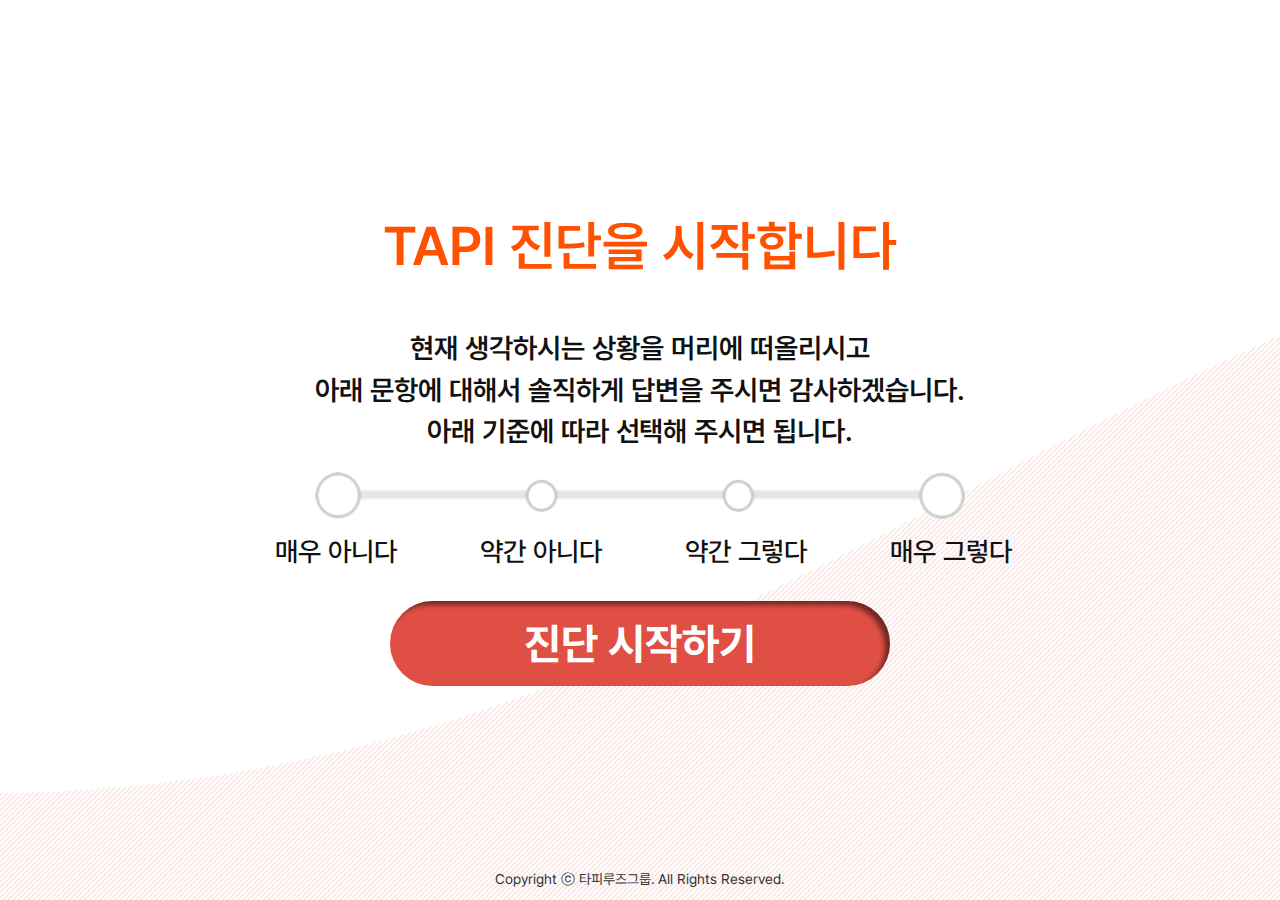
<file: pages/user/index.html>
<!DOCTYPE html>
<html lang="en">
  <head>
    <meta charset="utf-8" />
    <meta name="viewport" content="width=device-width, initial-scale=1, shrink-to-fit=no" />
    <meta name="description" content="" />
    <meta name="author" content="" />
    <title>TAPI 진단</title>
    <link href="../../css/style.css" rel="stylesheet" />
    <link href="../../css/common.css" rel="stylesheet" />
    <link rel="stylesheet" href="../../css/mobile.css" media="(max-width: 768px)" />
  </head>
  <body>
    <div class="wrapper" id="intro-tai">
      <section class="intro-wrap">
        <div class="content">
          <h3>TAPI 진단을 시작합니다</h3>
          <p>
            현재 생각하시는 상황을 머리에<br class="mo-only" /> 떠올리시고<br class="pc-only" />
            아래 문항에 대해서<br class="mo-only" />  솔직하게 답변을 주시면 감사하겠습니다.<br class="pc-only" />
            <br class="mo-only" /> 아래 기준에 따라  선택해 주시면 됩니다.
          </p>

          <div class="start-step-img">
            <div><img src="../../img/startImg2.png" alt="시작화면이미지"></div>
            <ul>
              <li>매우 아니다</li>
              <li>약간 아니다</li>
              <li>약간 그렇다</li>
              <li>매우 그렇다</li>
            </ul>
          </div>
          <!-- <p>‘1:매우 아니다', ‘2: 약간 아니다',<br class="mo-only" />  ‘3: 약간 그렇다',‘4: 매우 그렇다'</p> -->
        </div>
        <div class="intro-btn"><a href="login.html" class="btn-red" alt="팀진단 시작">진단 시작하기</a></div>
        <!-- 221205 footer추가 -->
        <footer>Copyright ⓒ 타피루즈그룹. All Rights Reserved.</footer>
      </section>
    </div>
    <script src="../../js/jquery.min.js"></script>
    <script src="../../js/jquery-ui.min.js"></script>
    <script src="../../js/script.js"></script>
  </body>
</html>
</file>
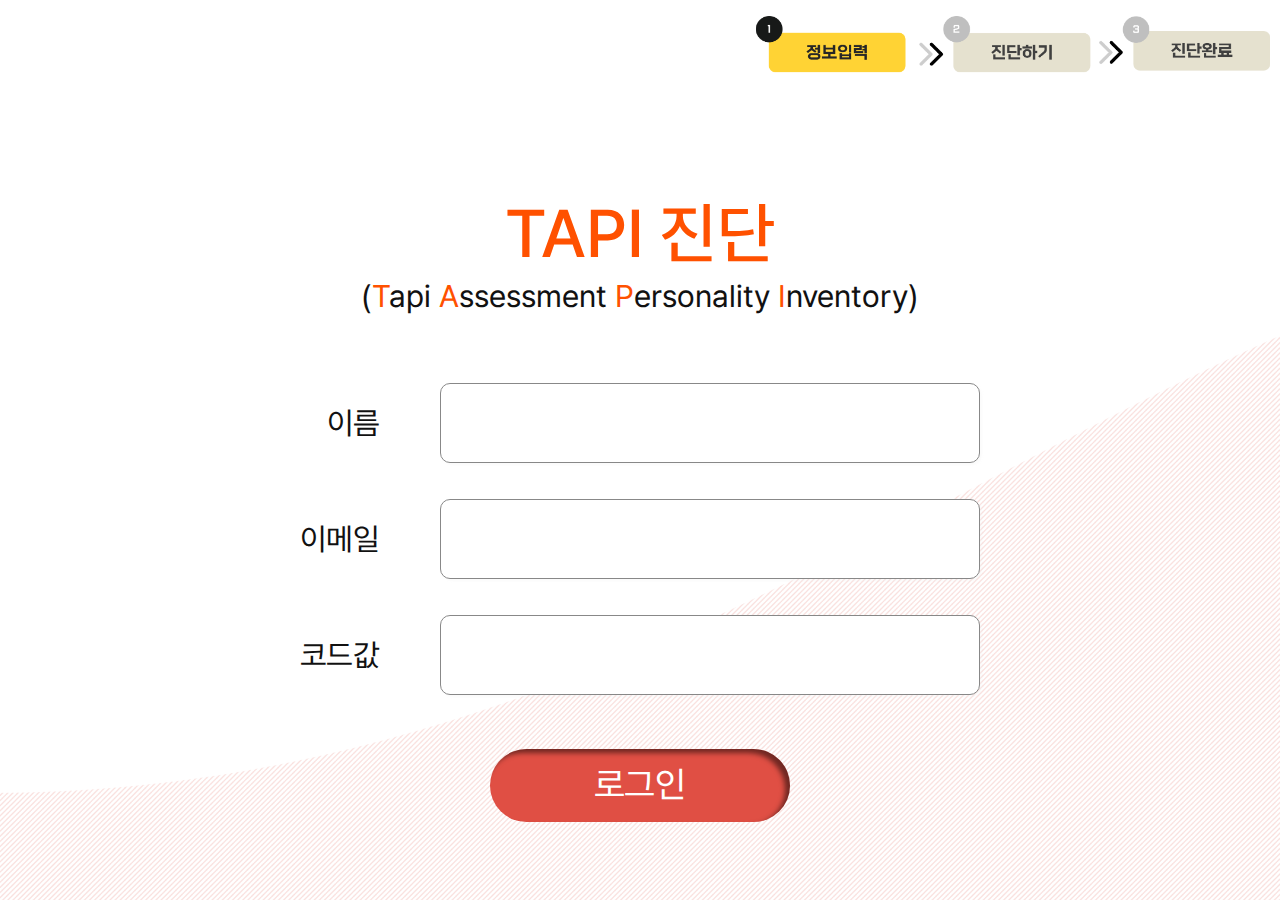
<file: pages/user/login.html>
<!DOCTYPE html>
<html lang="en">
  <head>
    <meta charset="utf-8" />
    <meta name="viewport" content="width=device-width, initial-scale=1, shrink-to-fit=no" />
    <meta name="description" content="" />
    <meta name="author" content="" />
    <title>TAPI 진단</title>
    <link href="../../css/style.css" rel="stylesheet" />
    <link href="../../css/common.css" rel="stylesheet" />
    <link rel="stylesheet" href="../../css/mobile.css" media="(max-width: 768px)" />
  </head>
  <body id="tai-login">
    <div class="wrapper">
      <!--login modal-->
      <div class="modal_all_wrap" id="modalLogin">
        <div class="modal_con">
          <div class="modal-icon ic-warring">연필</div>
          <div class="modal-tit">이름/이메일주소가 잘못 되었거나<br />존재하지 않습니다.<br />고객센터(02-2695-1120)에 문의바랍니다.</div>
          <button id="modalLogin-close" class="btn_basic_01 tac btn-chk modal_close_btn" alt="확인">확인</button>
        </div>
      </div>

      <!--평가진단중 modal-->
      <div class="modal_all_wrap" id="modalLogin">
        <div class="modal_con">
          <div class="modal-icon ic-process mg10">진행</div>
          <div class="modal-btit">평가 완료</div>
          <div class="modal-tit">이전 진단평가 자료가 있습니다.<br />이어서 진단 평가를 진행하시겠습니까?</div>
          <button id="modalLogin-close" class="btn_basic_01 tac btn-chk modal_close_btn" alt="확인">확인</button>
        </div>
      </div>

      <!-- 진단완료 modal-->
      <div class="modal_all_wrap" id="modalLogin">
        <div class="modal_con">
          <div class="modal-icon ic-process mg10">완료</div>
          <div class="modal-btit">평가 완료</div>
          <div class="modal-tit">팀 진단 평가를 이미 완료했습니다.</div>
          <button id="modalLogin-close" class="btn_basic_01 tac btn-chk modal_close_btn" alt="확인">확인</button>
        </div>
      </div>

      <section class="login-wrap">
        <div class="nav-wrap"><div class="nav01"></div></div>
        <div class="content">
          <h3>TAPI 진단</h3>
          <p>(<span>T</span>api <span>A</span>ssessment <span>P</span>ersonality <span>I</span>nventory)</p>
          <div class="login-box">
            <ul>
              <li>
                <div>이름</div>
                <div><input type="text" class="input" required /></div>
              </li>
              <li>
                <div>이메일</div>
                <div><input type="text" class="input" required /></div>
              </li>
              <li>
                <div>코드값</div>
                <div><input type="text" class="input" required /></div>
              </li>
            </ul>
            <div class="login-btn btn-red btn-chk" alt="로그인">로그인</div>
          </div>
          <p class="warring">입력 정보를 확인해주세요</p>
        </div>
        <!-- 221205 삭제 <footer>Copyright ⓒ 타피루즈그룹. All Rights Reserved.</footer> -->
      </section>
    </div>

    <script src="../../js/jquery.min.js"></script>
    <script src="../../js/jquery-ui.min.js"></script>
    <script src="../../js/script.js"></script>

  </body>

</html>
</file>
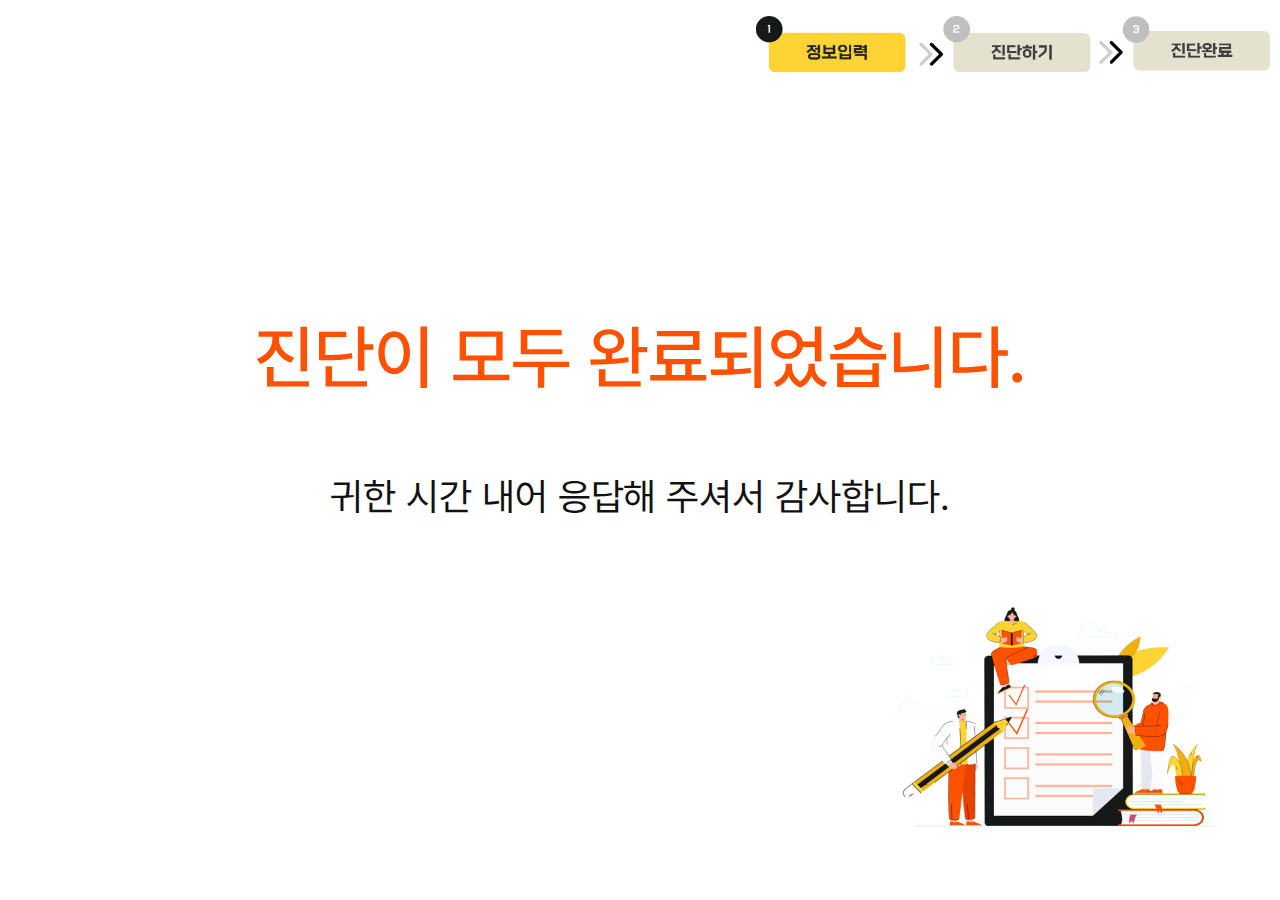
<file: pages/user/research_end.html>
<!DOCTYPE html>
<html lang="en">
<head>
    <meta charset="utf-8" />
    <meta name="viewport" content="width=device-width, initial-scale=1, shrink-to-fit=no" />
    <meta name="description" content="" />
    <meta name="author" content="" />
    <title>TAPI 진단</title>
    <!--script  src="http://code.jquery.com/jquery-latest.min.js"></script-->
    <link href="../../css/style.css" rel="stylesheet" />
    <link href="../../css/common.css" rel="stylesheet" />
    <link rel="stylesheet" href="../../css/mobile.css" media="(max-width: 768px)">
</head>
<body id="research-end">
<div class="wrapper">
  <section class="rsc-end">
  <div class="nav-wrap"><div class="nav01"></div></div>
   <h1>진단이 모두 완료되었습니다.</h1>
   <p>귀한 시간 내어 응답해 주셔서 감사합니다.</p>
  </section>
  <!-- <footer>Copyright ⓒ 타피루즈그룹. All Rights Reserved.</footer> -->
</div>
<script src="../../js/jquery.min.js"></script>
<script src="../../js/jquery-ui.min.js"></script>
<script src="../../js/script.js"></script>
</body>
</html>
</file>
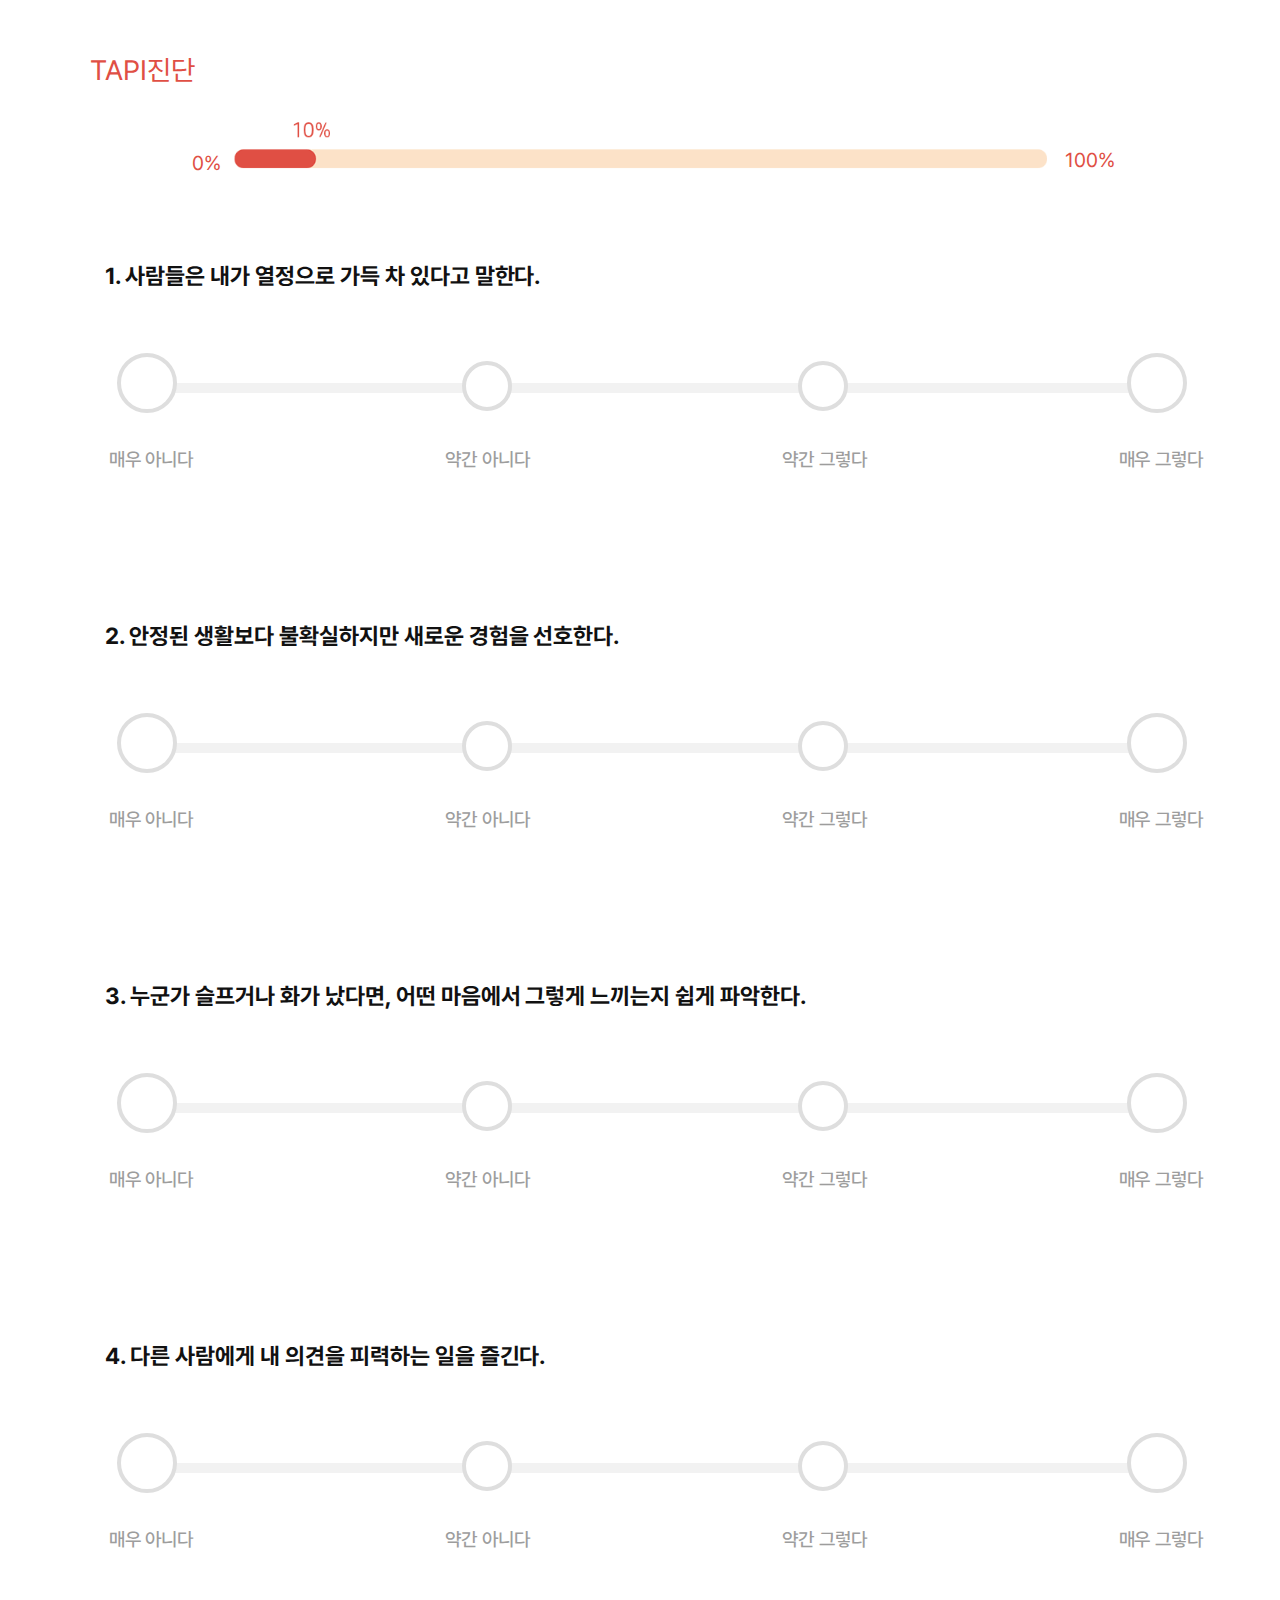
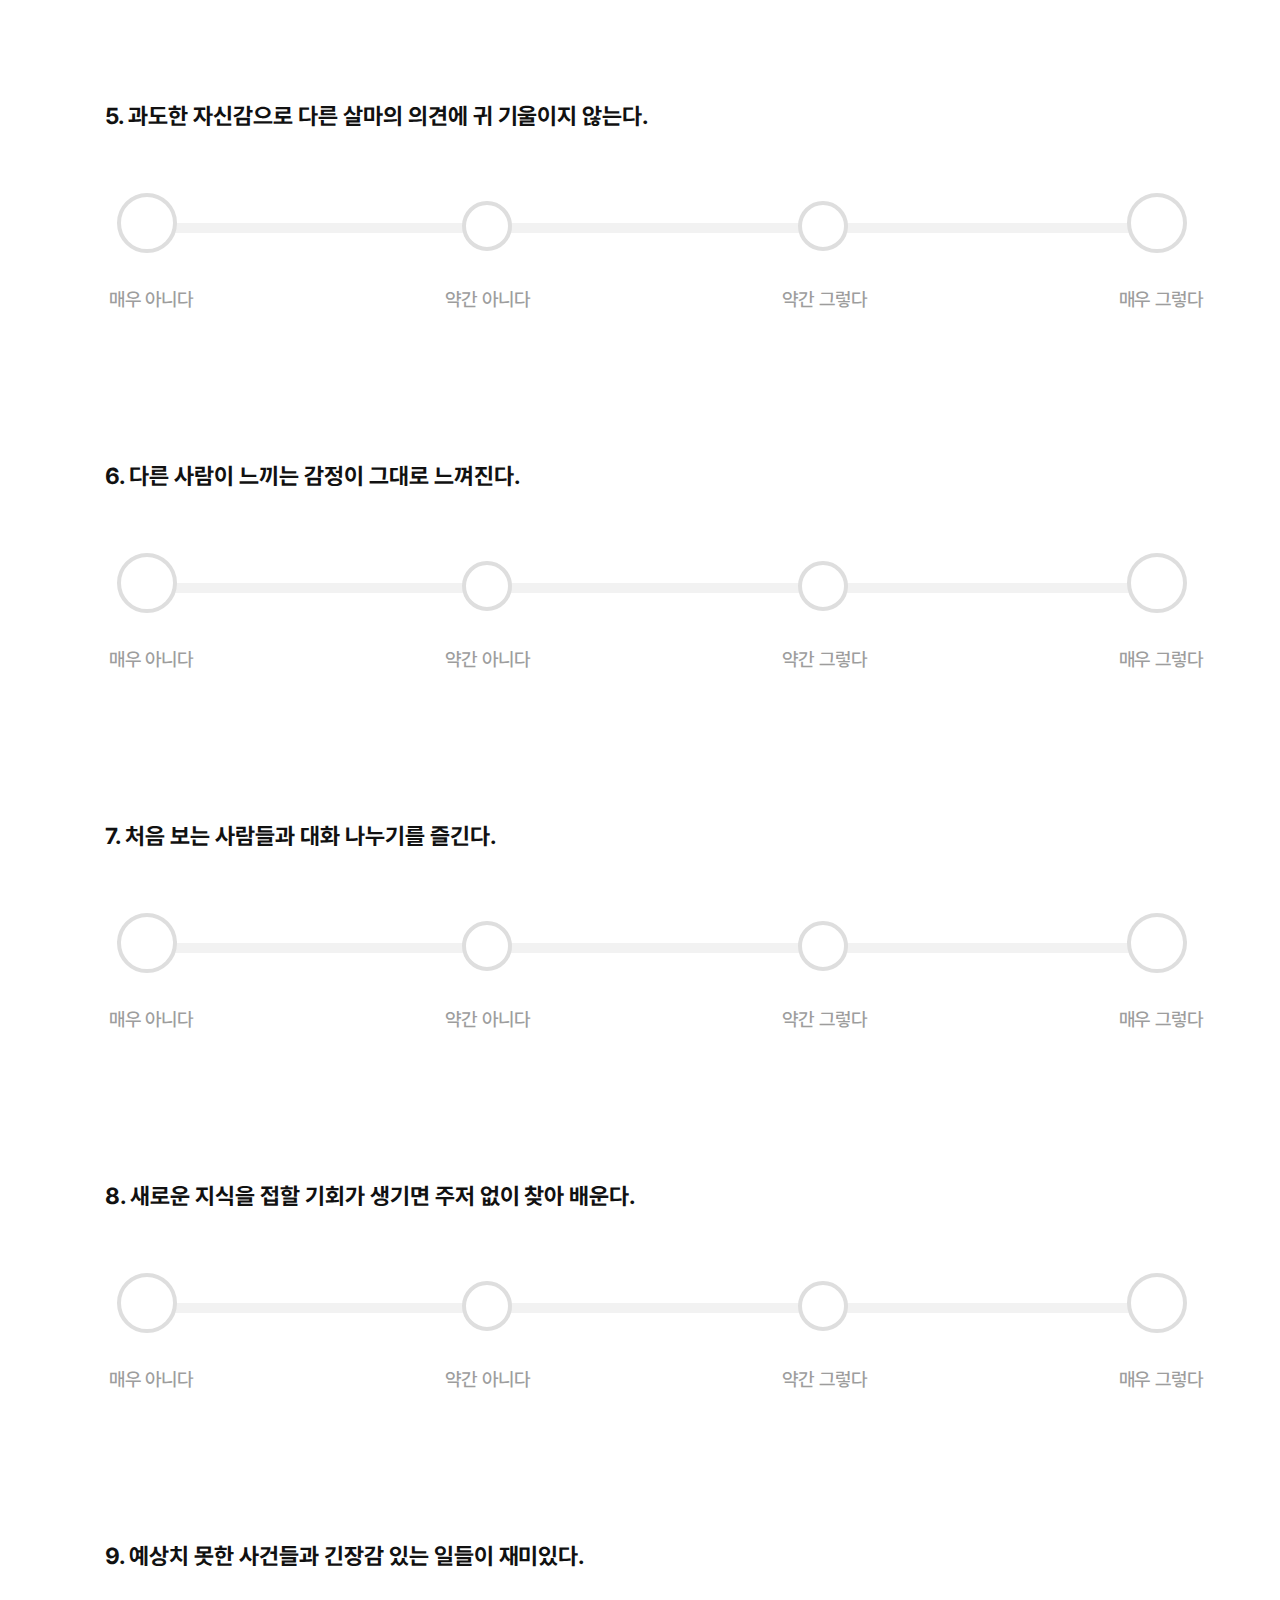
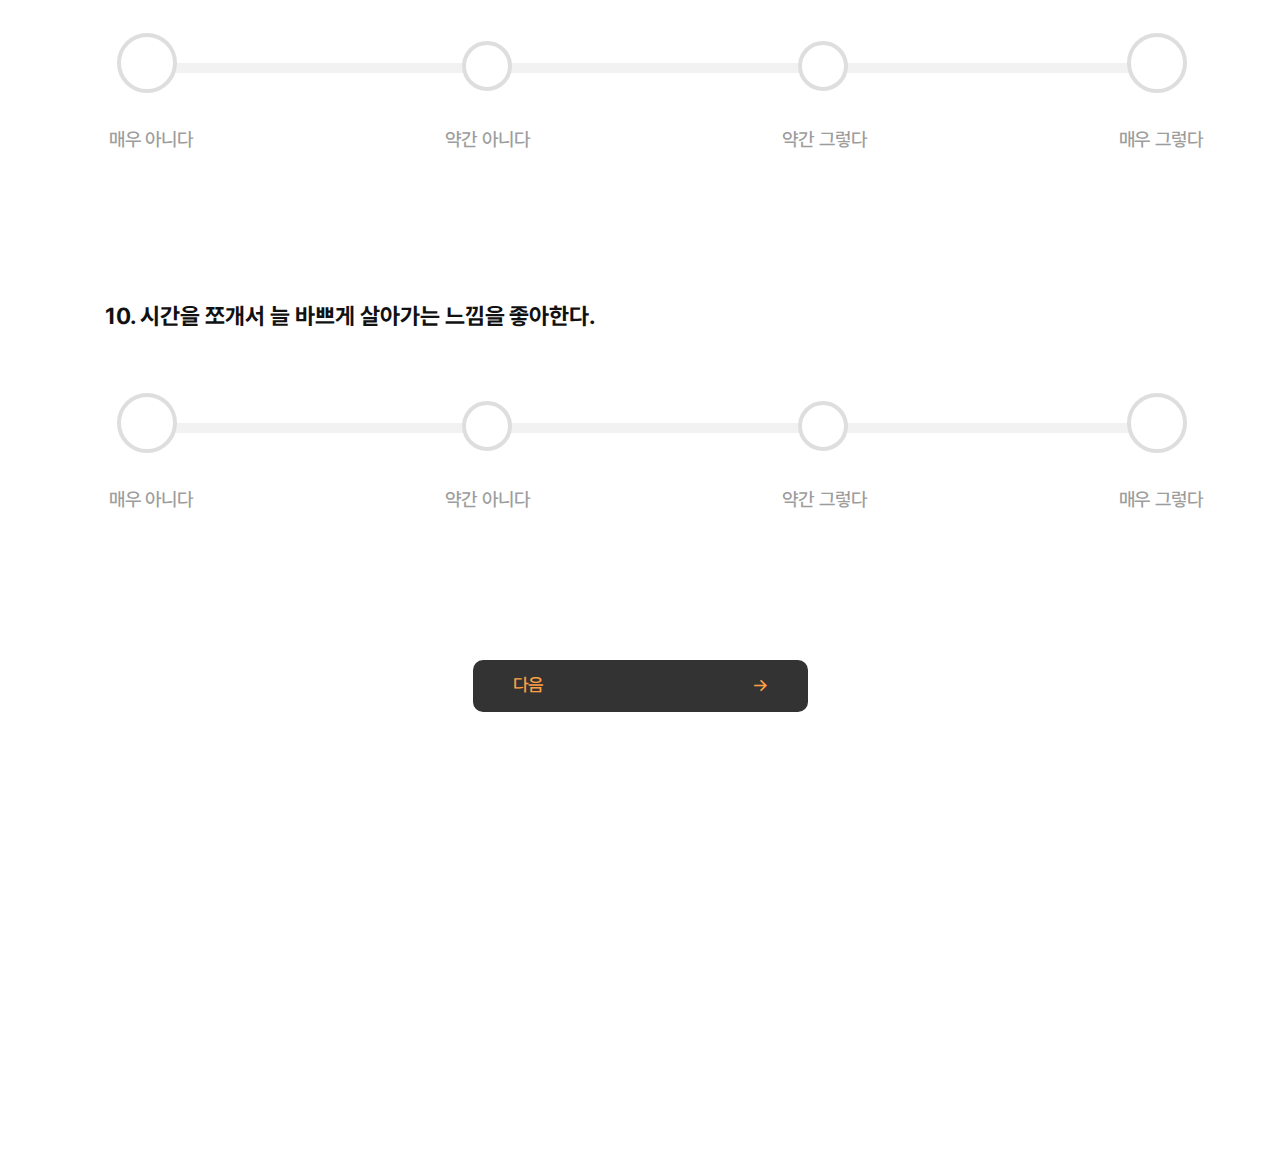
<file: pages/user/research_list.html>
<!DOCTYPE html>
<html lang="en">
<head>
    <meta charset="utf-8" />
    <meta name="viewport" content="width=device-width, initial-scale=1, shrink-to-fit=no" />
    <meta name="description" content="" />
    <meta name="author" content="" />
    <title>TAPI 진단</title>
    <!--script  src="http://code.jquery.com/jquery-latest.min.js"></script-->
    <link href="../../css/style.css" rel="stylesheet" />
    <link href="../../css/common.css" rel="stylesheet" />
    <link rel="stylesheet" href="../../css/mobile.css" media="(max-width: 768px)">
</head>
<body id="research-list">
<div class="wrapper bgcolor">
  <secion class="wrap_con">
    <header>
      <p>TAPI진단</p>
      <div class="header-right">
        <img src="../../img/gauge10.png" alt="10">
      </div>
    </header>
    <div class="container">
      <div class="rsc-list">
        <!--list-->
        <ul class="rsc-list-ul">
          <li>
            <div class="chk-header">
              <p>1. 사람들은 내가 열정으로 가득 차 있다고 말한다.</p>
            </div>
            <ul>
              <li>
                <div class="rsc-list-gage">
                  <ul class="gage-ul">
                    <li>
                      <div class="gage-num gn01">
                        <input type="radio" id="q1_1" name="q1">
                        <label for="q1_1" class="chk_label">매우 아니다</label>
                      </div>
                    </li>
                    <li>
                      <div class="gage-num gn02">
                        <input type="radio" id="q1_2" name="q1">
                        <label for="q1_2" class="chk_label">약간 아니다</label>
                      </div>
                    </li>
                    <li>
                      <div class="gage-num gn03">
                        <input type="radio" id="q1_3" name="q1">
                        <label for="q1_3" class="chk_label">약간 그렇다</label>
                      </div>
                    </li>
                    <li>
                      <div class="gage-num gn04">
                        <input type="radio" id="q1_4" name="q1">
                        <label for="q1_4" class="chk_label">매우 그렇다</label>
                      </div>
                    </li>
                  </ul>
                  <div class="gage-bar">게이지바</div>
                </div>
              </li>
            </ul>
          </li>
          <li>
            <div class="chk-header">
              <p>2. 안정된 생활보다 불확실하지만 새로운 경험을 선호한다.</p>
            </div>
            <ul>
              <li>
                <div class="rsc-list-gage">
                  <ul class="gage-ul">
                    <li>
                      <div class="gage-num gn01">
                        <input type="radio" id="q2_1" name="q2">
                        <label for="q2_1" class="chk_label">매우 아니다</label>
                      </div>
                    </li>
                    <li>
                      <div class="gage-num gn02">
                        <input type="radio" id="q2_2" name="q2">
                        <label for="q2_2" class="chk_label">약간 아니다</label>
                      </div>
                    </li>
                    <li>
                      <div class="gage-num gn03">
                        <input type="radio" id="q2_3" name="q2">
                        <label for="q2_3" class="chk_label">약간 그렇다</label>
                      </div>
                    </li>
                    <li>
                      <div class="gage-num gn04">
                        <input type="radio" id="q2_4" name="q2">
                        <label for="q2_4" class="chk_label">매우 그렇다</label>
                      </div>
                    </li>
                  </ul>
                  <div class="gage-bar">게이지바</div>
                </div>
              </li>
            </ul>
          </li>
          <li>
            <div class="chk-header">
              <p>3. 누군가 슬프거나 화가 났다면, 어떤 마음에서 그렇게 느끼는지 쉽게 파악한다.</p>
            </div>
            <ul>
              <li>
                <div class="rsc-list-gage">
                  <ul class="gage-ul">
                    <li>
                      <div class="gage-num gn01">
                        <input type="radio" id="q3_1" name="q3">
                        <label for="q3_1" class="chk_label">매우 아니다</label>
                      </div>
                    </li>
                    <li>
                      <div class="gage-num gn02">
                        <input type="radio" id="q3_2" name="q3">
                        <label for="q3_2" class="chk_label">약간 아니다</label>
                      </div>
                    </li>
                    <li>
                      <div class="gage-num gn03">
                        <input type="radio" id="q3_3" name="q3">
                        <label for="q3_3" class="chk_label">약간 그렇다</label>
                      </div>
                    </li>
                    <li>
                      <div class="gage-num gn04">
                        <input type="radio" id="q3_4" name="q3">
                        <label for="q3_4" class="chk_label">매우 그렇다</label>
                      </div>
                    </li>
                  </ul>
                  <div class="gage-bar">게이지바</div>
                </div>
              </li>
            </ul>
          </li>
          <li>
            <div class="chk-header">
              <p>4. 다른 사람에게 내 의견을 피력하는 일을 즐긴다.</p>
            </div>
            <ul>
              <li>
                <div class="rsc-list-gage">
                  <ul class="gage-ul">
                    <li>
                      <div class="gage-num gn01">
                        <input type="radio" id="q4_1" name="q4">
                        <label for="q4_1" class="chk_label">매우 아니다</label>
                      </div>
                    </li>
                    <li>
                      <div class="gage-num gn02">
                        <input type="radio" id="q4_2" name="q4">
                        <label for="q4_2" class="chk_label">약간 아니다</label>
                      </div>
                    </li>
                    <li>
                      <div class="gage-num gn03">
                        <input type="radio" id="q4_3" name="q4">
                        <label for="q4_3" class="chk_label">약간 그렇다</label>
                      </div>
                    </li>
                    <li>
                      <div class="gage-num gn04">
                        <input type="radio" id="q4_4" name="q4">
                        <label for="q4_4" class="chk_label">매우 그렇다</label>
                      </div>
                    </li>
                  </ul>
                  <div class="gage-bar">게이지바</div>
                </div>
              </li>
            </ul>
          </li>
          <li>
            <div class="chk-header">
              <p>5. 과도한 자신감으로 다른 살마의 의견에 귀 기울이지 않는다.</p>
            </div>
            <ul>
              <li>
                <div class="rsc-list-gage">
                  <ul class="gage-ul">
                    <li>
                      <div class="gage-num gn01">
                        <input type="radio" id="q5_1" name="q5">
                        <label for="q5_1" class="chk_label">매우 아니다</label>
                      </div>
                    </li>
                    <li>
                      <div class="gage-num gn02">
                        <input type="radio" id="q5_2" name="q5">
                        <label for="q5_2" class="chk_label">약간 아니다</label>
                      </div>
                    </li>
                    <li>
                      <div class="gage-num gn03">
                        <input type="radio" id="q5_3" name="q5">
                        <label for="q5_3" class="chk_label">약간 그렇다</label>
                      </div>
                    </li>
                    <li>
                      <div class="gage-num gn04">
                        <input type="radio" id="q5_4" name="q5">
                        <label for="q5_4" class="chk_label">매우 그렇다</label>
                      </div>
                    </li>
                  </ul>
                  <div class="gage-bar">게이지바</div>
                </div>
              </li>
            </ul>
          </li>
          <li>
            <div class="chk-header">
              <p>6. 다른 사람이 느끼는 감정이 그대로 느껴진다.</p>
            </div>
            <ul>
              <li>
                <div class="rsc-list-gage">
                  <ul class="gage-ul">
                    <li>
                      <div class="gage-num gn01">
                        <input type="radio" id="q6_1" name="q6">
                        <label for="q6_1" class="chk_label">매우 아니다</label>
                      </div>
                    </li>
                    <li>
                      <div class="gage-num gn02">
                        <input type="radio" id="q6_2" name="q6">
                        <label for="q6_2" class="chk_label">약간 아니다</label>
                      </div>
                    </li>
                    <li>
                      <div class="gage-num gn03">
                        <input type="radio" id="q6_3" name="q6">
                        <label for="q6_3" class="chk_label">약간 그렇다</label>
                      </div>
                    </li>
                    <li>
                      <div class="gage-num gn04">
                        <input type="radio" id="q6_4" name="q6">
                        <label for="q6_4" class="chk_label">매우 그렇다</label>
                      </div>
                    </li>
                  </ul>
                  <div class="gage-bar">게이지바</div>
                </div>
              </li>
            </ul>
          </li>
          <li>
            <div class="chk-header">
              <p>7. 처음 보는 사람들과 대화 나누기를 즐긴다.</p>
            </div>
            <ul>
              <li>
                <div class="rsc-list-gage">
                  <ul class="gage-ul">
                    <li>
                      <div class="gage-num gn01">
                        <input type="radio" id="q7_1" name="q7">
                        <label for="q7_1" class="chk_label">매우 아니다</label>
                      </div>
                    </li>
                    <li>
                      <div class="gage-num gn02">
                        <input type="radio" id="q7_2" name="q7">
                        <label for="q7_2" class="chk_label">약간 아니다</label>
                      </div>
                    </li>
                    <li>
                      <div class="gage-num gn03">
                        <input type="radio" id="q7_3" name="q7">
                        <label for="q7_3" class="chk_label">약간 그렇다</label>
                      </div>
                    </li>
                    <li>
                      <div class="gage-num gn04">
                        <input type="radio" id="q7_4" name="q7">
                        <label for="q7_4" class="chk_label">매우 그렇다</label>
                      </div>
                    </li>
                  </ul>
                  <div class="gage-bar">게이지바</div>
                </div>
              </li>
            </ul>
          </li>
          <li>
            <div class="chk-header">
              <p>8. 새로운 지식을 접할 기회가 생기면 주저 없이 찾아 배운다.</p>
            </div>
            <ul>
              <li>
                <div class="rsc-list-gage">
                  <ul class="gage-ul">
                    <li>
                      <div class="gage-num gn01">
                        <input type="radio" id="q8_1" name="q8">
                        <label for="q8_1" class="chk_label">매우 아니다</label>
                      </div>
                    </li>
                    <li>
                      <div class="gage-num gn02">
                        <input type="radio" id="q8_2" name="q8">
                        <label for="q8_2" class="chk_label">약간 아니다</label>
                      </div>
                    </li>
                    <li>
                      <div class="gage-num gn03">
                        <input type="radio" id="q8_3" name="q8">
                        <label for="q8_3" class="chk_label">약간 그렇다</label>
                      </div>
                    </li>
                    <li>
                      <div class="gage-num gn04">
                        <input type="radio" id="q8_4" name="q8">
                        <label for="q8_4" class="chk_label">매우 그렇다</label>
                      </div>
                    </li>
                  </ul>
                  <div class="gage-bar">게이지바</div>
                </div>
              </li>
            </ul>
          </li>
          <li>
            <div class="chk-header">
              <p>9. 예상치 못한 사건들과 긴장감 있는 일들이 재미있다.</p>
            </div>
            <ul>
              <li>
                <div class="rsc-list-gage">
                  <ul class="gage-ul">
                    <li>
                      <div class="gage-num gn01">
                        <input type="radio" id="q9_1" name="q9">
                        <label for="q9_1" class="chk_label">매우 아니다</label>
                      </div>
                    </li>
                    <li>
                      <div class="gage-num gn02">
                        <input type="radio" id="q9_2" name="q9">
                        <label for="q9_2" class="chk_label">약간 아니다</label>
                      </div>
                    </li>
                    <li>
                      <div class="gage-num gn03">
                        <input type="radio" id="q9_3" name="q9">
                        <label for="q9_3" class="chk_label">약간 그렇다</label>
                      </div>
                    </li>
                    <li>
                      <div class="gage-num gn04">
                        <input type="radio" id="q9_4" name="q9">
                        <label for="q9_4" class="chk_label">매우 그렇다</label>
                      </div>
                    </li>
                  </ul>
                  <div class="gage-bar">게이지바</div>
                </div>
              </li>
            </ul>
          </li>
          <li>
            <div class="chk-header">
              <p>10. 시간을 쪼개서 늘 바쁘게 살아가는 느낌을 좋아한다.</p>
            </div>
            <ul>
              <li>
                <div class="rsc-list-gage">
                  <ul class="gage-ul">
                    <li>
                      <div class="gage-num gn01">
                        <input type="radio" id="q10_1" name="q10">
                        <label for="q10_1" class="chk_label">매우 아니다</label>
                      </div>
                    </li>
                    <li>
                      <div class="gage-num gn02">
                        <input type="radio" id="q10_2" name="q10">
                        <label for="q10_2" class="chk_label">약간 아니다</label>
                      </div>
                    </li>
                    <li>
                      <div class="gage-num gn03">
                        <input type="radio" id="q10_3" name="q10">
                        <label for="q10_3" class="chk_label">약간 그렇다</label>
                      </div>
                    </li>
                    <li>
                      <div class="gage-num gn04">
                        <input type="radio" id="q10_4" name="q10">
                        <label for="q10_4" class="chk_label">매우 그렇다</label>
                      </div>
                    </li>
                  </ul>
                  <div class="gage-bar">게이지바</div>
                </div>
              </li>
            </ul>
          </li>
          <li><a href="research_end.html" class="btn_basic_02">다음</a></li>
        </ul>
        <!-- 221205 삭제 <footer>Copyright ⓒ 타피루즈그룹. All Rights Reserved.</footer> -->
       </div>
    </div>
     
  </secion>
  
</div>
<script src="../../js/jquery.min.js"></script>
<script src="../../js/jquery-ui.min.js"></script>
<script src="../../js/script.js"></script>
</body>
</html>
</file>
<file: css/style.css>
/*전체 레이아웃*/

/***************************************************************************************
 PC 기본레이아웃
***************************************************************************************/
.wrapper { width:100%; height:100vh; max-height:100%; position:relative; max-width: 1920px; margin:0 auto; } 
.container { width:1440px; margin:0 auto; } 
[id*="svc-"] .bgcolor,
#research-start .bgcolor { background:var(--tai-bg-gray) } 

[id^="research-"] .wrapper { width:100%; height:100vh; min-height:1200px; position:relative } 
[id^="research-"] .wrap_con { width:100%; display:flex; justify-content:flex-start; position:relative; padding:50px 0 } 
[id="research-end"] .wrapper { min-height:unset; } 
[id="research-end"] .wrap_con { width:100%; justify-content:center; position:relative; padding:0; align-items: flex-start; display:flex; } 
[id="tai-load"] .wrap_con { flex-direction: row; } 
.wrap_con { width:600px; height:100%; margin:auto; display:flex; align-items: center; justify-content: center; flex-direction: column; } 
.mo-only { display:none; } 
.warring { color: var(--tai-red); } 
.btn-red { width:auto; background:var(--tai-red); border-radius:52px; align-items: center; display:flex; justify-content: center; box-shadow: inset -5px 4px 5px rgb(0 0 0 / 50%); color:#fff; } 
input[type="text"].input { border:1px solid #888; border-radius: 10px; background-color: #fff; } 

/* intro */
.intro-wrap { width:100%; height:100%; position:relative; background: url(../img/intro_bg.png)no-repeat center; display: flex; justify-content: center; align-items: center; flex-direction: column; } 
.intro-wrap .content { text-align: center; } 
.intro-wrap .content h3 { font-size: 5.4rem; margin-bottom: 50px; color:var(--tai-orange);font-weight: 600; } 
.intro-wrap .content p { font-size: 2.8rem; font-weight: 600; } 
.intro-wrap .content p:last-child { font-size: 3.2rem; color:var(--tai-orange); margin-top: 50px; } 

/* 221130 추가 */
.intro-wrap .start-step-img { position: relative; margin-top: 2rem;} 
.intro-wrap .start-step-img div {margin: 0 auto; } 
.intro-wrap .start-step-img div img { width:100%; } 
/* .intro-wrap .start-step-img ul { display: flex; align-items: center; justify-content: space-between;}  */
.intro-wrap .start-step-img ul { display: flex; align-items: center; gap: 8.3rem; position: absolute; left: -40px; top: 60px; width: 75rem; } 
.intro-wrap .start-step-img ul li { font-size: 2.7rem;font-weight: 500; } 


.intro-btn { margin-top:75px; display:flex; justify-content: center; align-items: center; } 
.intro-btn > a { min-width:500px; min-height:85px; font-size: 4.3rem;font-weight: bold; } 
.intro-btn > a:hover { background:var(--tai-red); } 

/* nav */
.nav-wrap { width: 100%; text-align: right; display: flex; align-items: flex-end; justify-content: flex-end; height: 85px; } 
.nav01 { width: 40.125vw; height: 80px; background: url(../img/nav01.png)no-repeat center/contain; margin-right: 10px; } 


/* login */
.login-wrap { width:100%; height:100%; position:relative; background: url(../img/intro_bg.png)no-repeat center; display: flex; flex-direction: column; max-width: 1920px; margin:0 auto; } 
.login-wrap .content { display: flex; flex-direction: column; align-items: center; margin:auto 0; } 
.login-wrap .content h3 { font-size: 6.7rem; color:var(--tai-orange) } 
.login-wrap .content p { font-size: 3.1rem; text-align: center; } 
.login-wrap .content p span { color:var(--tai-orange); font-size: 3.1rem; } 

.login-wrap .nav-wrap { width: 100%; text-align: right; display: flex; align-items: flex-end; justify-content: flex-end; height: 85px; margin-bottom: 30px; } 
.login-wrap .nav01 { width: 40.125vw; height: 80px; background: url(../img/nav01.png)no-repeat center/contain; margin-right: 10px; } 
.login-wrap p.warring { font-size: 2.4rem; margin-top: 20px; margin-right: 400px; display: none } 

.login-box { display: flex; flex-direction: column; align-items: center; gap:54px; margin-top: 64px; } 
.login-box ul li { display: flex; justify-content: flex-end; align-items: center; gap:60px; margin-bottom: 36px; } 
.login-box ul li:last-child { margin-bottom: 0; } 
.login-box ul li div { font-size: 3.1rem; } 
.login-box .input { width: 540px; height: 80px; } 

.login-btn { width:30rem; padding: 1rem; display:flex; justify-content: center; align-items: center; box-shadow: inset -5px 4px 5px rgb(0 0 0 / 50%); color:#fff; font-size: 3.6rem; cursor: pointer; } 
.login-btn:hover { color:#000 } 



/* rsc-end */
.rsc-end { background: url(../img/rsc-end.png)no-repeat bottom/contain; width:100%; height:100%; display: flex; align-items: center; flex-direction: column; gap:7rem } 
.rsc-end h1 { font-size:7rem; color:var(--tai-orange); margin-top: 16rem; } 
.rsc-end p { font-size:3.8rem; } 

/***************************************************************************************
 콘텐츠
***************************************************************************************/

.svc-rect { width:590px; height:auto; border:1px solid var(--tai-border-gray); margin-bottom:50px; padding:62px 0; } 
.svc-rect .svc-icon { width:200px; height:54px; background-position: center center !important; background-repeat: no-repeat !important; margin:0 auto 5px auto; font-size:0; } 
.svc-rect h1 { font-size:var(--tai-font-size-42); margin-bottom:10px; letter-spacing:-.05em } 
.svc-rect h1 strong { font-size:inherit; color:var(--tai-green-200) } 
.svc-rect h2 { font-size:var(--tai-font-size-26); color:var(--tai-black-200); font-weight:400 } 
.svc-rect-txt { width:590px; text-align:center; letter-spacing:var(--tai-letter-spacing); word-wrap: break-word; padding:0 60px } 
.svc-rect-txt strong { color:var(--tai-green); font-size: inherit; } 


#svc-chk .svc-icon { background:url("../img/icon-svc-chk.svg") } 
#svc-noFindPage .svc-icon { background:url("../img/icon-svc-nopage.svg") } 
#svc-noNoPage .svc-icon { background:url("../img/icon-svc-nonpage.svg") } 


/* 로그인 */

#login-rect { width:510px; min-height:564px; border:1px solid var(--tai-border-gray-100); background:var(--tai-bg-gray); border-radius: 30px; margin:0 auto; position:relative } 

#login-rect ul.login-ul { width:335px; margin:58px auto; display:flex; flex-direction: column; justify-content: center; /* align-items: center; */ } 
/*#login-rect ul.login-ul li .input-required { width:10px; color:red; position:absolute; top:calc(50% - 18px); left:5px; height:auto; } 
#login-rect ul.login-ul li .select .input-required { top:calc(50% - 10px) } */
#login-rect ul.login-ul li:first-child { padding-bottom:10px; text-align:center } 
#login-rect ul.login-ul li:first-child h1 { font-size:var(--tai-font-size-42); color:var(--tai-green-400); margin-bottom:10px } 
#login-rect ul.login-ul li:first-child h2 { font-size:var(--tai-font-size-16); color:var(--tai-green-300); margin-bottom:20px } 
#login-rect ul.login-ul li:first-child h2 strong { font-size:inherit; text-decoration: underline; } 
/*#login-rect ul.login-ul li:first-child h3 { font-size:var(--tai-font-size-12); color:red; text-align:right; margin-top:20px } */
#login-rect ul.login-ul li:nth-child(n+2) { padding-bottom:16px } 

 /* 필수입력 * 추가 */
 #login-rect ul.login-ul li.star_text { padding-bottom: 0; } 
 #login-rect ul.login-ul li.star_text div { font-size: var(--tai-font-size-12); color:var(--tai-orange); text-align: right; margin-bottom: 5px; } 
 #login-rect ul.login-ul li.star_text div span.red_star { font-size: var(--tai-font-size-12); vertical-align: middle; position:static; } 
 #login-rect ul.login-ul li { position: relative; } 
 #login-rect ul.login-ul li .red_star { position:absolute; top: 11px; left:3px; color:var(--tai-orange); } 
 #select-wrap .select .text.star_pl { padding-left:4px; } 
 
#login-rect footer { position:absolute; bottom:-90px; left:calc(50% - 255px); width:510px; margin:0 auto; } 

/* modal */
#modalLogin .modal_con { padding:auto; display:flex; justify-content: center; align-items: center; flex-direction: column; } 
#modalLogin .modal-icon { display:flex; width:28px; height:28px; margin:0 0 20px 0; font-size:0; } 
#modalLogin .modal-icon.mg10 { margin-bottom:10px } 
#modalLogin .modal-icon.ic-warring { background:url("../img/icon_warring.svg") no-repeat 0 0 } 
#modalLogin .modal-icon.ic-process { background:url("../img/icon_process.svg") no-repeat 0 0; } 
#modalLogin .modal-btit { padding:0 25px; display:flex; margin-bottom:10px; text-align:center; color:#333; font-size:3.2rem; font-weight:500 } 
#modalLogin .modal-tit { padding:0 25px; display:flex; margin-bottom:32px; text-align:center; color:#333 } 
#modalLogin .btn_basic_01 { width:330px; margin:0 auto } 


/*intro*/
ul.tabs { width:1240px; margin:0 auto 50px auto; display:flex; flex-direction: row; } 
ul.tabs li { width:50%; height:94px; background:var(--tai-black-300); position:relative; display:flex; justify-content:center; align-items: center; cursor: pointer; font-weight:500; } 
ul.tabs li.current { background:var(--tai-green); color:var(--tai-white) } 
ul.tabs li.current:after { content:""; border:10px solid var(--tai-green); width:10px; height:10px; border-bottom:10px solid transparent; border-left:10px solid transparent; border-right:10px solid transparent; position:absolute; bottom:-20px; left:calc(50% - 5px); } 

.intro-img { width:100%; height:662px; background:url("../img/intro_img_01.png") no-repeat 0 center; background-size:cover; position:relative; } 
.intro-img .bg_black { width:100%; height:100%; position:absolute; left:0; right:0; background:rgba(0,0,0,.8); z-index:1 } 

.intro-img .content { width:1240px; height:100%; margin:0 auto; display:flex; flex-direction: column; justify-content: center; align-items: center; z-index:2; position:absolute; top:0; left:calc(50% - 620px); } 
.intro-img .content h1 { } 
.intro-img .content h1 .txt { padding:30px 0; font-family: 'Merriweather', serif; color:var(--tai-green-600); font-weight:400; font-size:var(--tai-font-size-40) } 
.intro-img .content h1 .txt strong { font-size:inherit; font-family:inherit; color:var(--tai-green-500); border-bottom:1px solid var(--tai-green-500) } 
.intro-img .content h1 .divBar { width:26px; height:2px; background:var(--tai-btn-border-green); transform:rotate(-60deg); display:flex; font-size:0; margin:0 auto } 
.intro-img .content ul.type_info { width:100%; margin:70px auto 50px auto; display:flex; flex-direction: row; justify-content: center; align-items: center; } 
.intro-img .content ul.type_info li { height:220px; display:flex; flex-direction: row; align-items: center; justify-content: center; color: var(--tai-orange); text-align:center; font-size:var(--tai-font-size-26); line-height:1.75rem; border:7px solid var(--tai-white); border-width:0 7px; margin:0 30px } 
.intro-img .content ul.type_info li .divBar { width:50px; height:220px; border:7px solid var(--tai-white); border-width:7px 0; margin-left:-1px } 
.intro-img .content ul.type_info li .divBar:last-child { width:51px; } 

.intro-img .content .type_txt { color:var(--tai-white); font-size:var(--tai-font-size-22); } 


.start-img { width:100%; height:440px; background:url("../img/intro-img.png") no-repeat 0 center; background-size:cover; position:relative; } 
.start-img .bg_black { width:100%; height:100%; position:absolute; left:0; right:0; background:rgba(0,0,0,.8); z-index:1 } 

.start-img .content { width:1240px; height:100%; margin:0 auto; display:flex; flex-direction: column; justify-content: center; align-items: center; z-index:2; position:absolute; top:0; left:calc(50% - 620px); } 
.start-img .content h1 { font-family:var(--tai-body-tit-font-family) } 
.start-img .content h1 .txt { padding:30px 0; color:var(--tai-green-600); font-weight:400; font-size:var(--tai-font-size-40) } 
.start-img .content h1 .txt strong { font-size:inherit; font-family:inherit; color:var(--tai-green-500); border-bottom:1px solid var(--tai-green-500) } 
.start-img .content h1 .divBar { width:26px; height:2px; background:var(--tai-btn-border-green); transform:rotate(-60deg); display:flex; font-size:0; margin:0 auto } 

.start-img .content .type_txt { color:var(--tai-white); font-size:var(--tai-font-size-26); font-weight:300; margin-top:50px } 
.start-img .content .type_txt strong { color:var(--tai-green-600); font-weight:500; font-size:inherit } 



.tabs-inner { display: none; height: 100%; } 
.tabs-inner.current { display: inherit; } 


.intro-cnt { width: 1240px; margin:50px auto; display:flex; flex-direction: column; justify-content: center; text-align: center; } 
.intro-cnt h2 { font-size: var(--tai-font-size-32); margin-bottom:20px; color:var(--tai-black-400) } 
.intro-cnt p.script { font-size: var(--tai-font-size-24); color:var(--tai-gray); margin-bottom:40px; } 
.intro-cnt p.script strong { color:var(--tai-gray); font-size:inherit } 
.intro-cnt p.script strong.cr_green { color:var(--tai-green) } 
.intro-cnt p.script strong.tdu { text-decoration: underline; } 
.intro-cnt p.script strong.cr_blue { color:var(--tai-blue) } 

table.tbl-type01.tbl-pc { display:block } 
table.tbl-type01.tbl-mobile { display:none } 

table.tbl-type01 { width:100%; border-top:3px solid var(--tai-gray) } 
table.tbl-type01 td { text-align:center; vertical-align: middle; border-right:1px dashed var(--tai-gray-200); border-bottom:1px dashed var(--tai-gray-200); font-size:var(--tai-font-size-14); height:70px; color:var(--tai-black-400) } 
table.tbl-type01 th { border-right:1px dashed var(--tai-gray-200); height:50px; color: var(--tai-gray); vertical-align:middle; font-size:var(--tai-font-size-16) } 
table.tbl-type01 tr td:last-child,
table.tbl-type01 th:last-child { border-right:none } 
table.tbl-type01 td.tbl-type-bg { background:var(--tai-gray-200); font-size:var(--tai-font-size-16); font-weight:500 } 
table.tbl-type01 td.tbl-type-bg.cr_green { color:var(--tai-green) } 
table.tbl-type01 td.tbl-type-bg.cr_blue { color:var(--tai-blue) } 
/*table.tbl-type01 tbody td { display:flex; justify-content: center; align-items: center; } */
table.tbl-type01 tbody tr:first-child { border-top:2px solid var(--tai-blue) } 
table.tbl-type01 tbody tr:nth-child(6) { border-top:2px solid var(--tai-green) } 
table.tbl-type01 tfoot td { border:none; padding:20px 0; text-align:left; } 
table.tbl-type01 tfoot td ul li { display:flex; flex-direction: row; justify-content: flex-start; align-items: center; padding:0 0 10px 0; font-size:var(--tai-font-size-14) } 
table.tbl-type01 tfoot td .type-label { min-width:145px; height:36px; border-radius: 18px; display:flex; flex-direction: row; align-items: center; justify-content: flex-start; color:var(--tai-white); font-weight:500; font-size:var(--tai-font-size-14); padding-right:20px; margin-right:15px } 
table.tbl-type01 tfoot td .type-label.cr_green { background:var(--tai-green) } 
table.tbl-type01 tfoot td .type-label.cr_blue { background:var(--tai-blue) } 
table.tbl-type01 tfoot td .type-label span { width:30px; height:30px; background:var(--tai-white); text-align: center; border-radius:15px; margin-left:3px; margin-right:10px; color:var(--tai-black-400); display:flex; align-items: center; justify-content: center; } 
table.tbl-type01 tfoot td li .type-txt { color:var(--tai-black-400); font-size:var(--tai-font-size-14) } 



/*research*/
.rsc-ul { width:1200px; display:flex; flex-direction: column; justify-content: flex-start; align-items: center; } 
.rsc-ul li { display:flex; align-content: center; justify-content: center; } 
.rsc-ul li:first-child img { width:80%; height:auto } 
.rsc-ul li .info-rect { width:900px; border:3px solid var(--tai-yellow); margin:30px 0; padding:60px 50px; text-align: center; border-radius: 10px; } 
.rsc-ul li .info-rect img { width:60%; height:auto; } 
.rsc-top { width:100%; min-width:612px; min-height:180px; background:var(--tai-white); display:flex; flex-direction: column; justify-content: center; align-items: center; margin-bottom:70px; padding:40px; position:relative; border-radius: 10px; } 
.rsc-top:after { content:""; border:10px solid var(--tai-white); width:10px; height:10px; border-bottom:10px solid transparent; border-left:10px solid transparent; border-right:10px solid transparent; position:absolute; bottom:-20px; left:calc(50% - 5px); } 
.rsc-ul li.btm-img { width:100%; height:300px; padding-top:60px; background:url("../img/start-btm-img.png") no-repeat right bottom } 

.rsc-icon { width:60px; height:52px; background:url("../img/icon-rsc-start.svg") no-repeat 0 0; margin-bottom:20px; font-size:0 } 
.rsc-top h1 { width:100%; color:var(--tai-body-color); font-size:var(--tai-font-size-42); font-weight:700; text-align:center } 
.rsc-top h1 strong { font-size:inherit; color:var(--tai-green-200) } 
.rsc-mid-txt { width:100%; margin-bottom:60px; } 
.rsc-btm-info { width:900px; height:180px; border:3px solid var(--tai-yellow); border-radius: 10px; display:flex; justify-content: center; align-content: center; background:var(--tai-white) } 
.rsc-btm-info .rsc-gage { width:700px; height:40px; margin:0 auto; position:relative } 
.rsc-btm-info .rsc-gage .gage-ul { width:700px; height:12px; border-left:2px solid var(--tai-gray); display:flex; flex-direction: row; position:absolute; top:95px; left:0; font-size:0; } 
.rsc-btm-info .rsc-gage .gage-ul li { width:10%; height:12px; border-right:2px solid var(--tai-gray); font-size:0; position:relative } 
.rsc-btm-info .rsc-gage .gage-num { width:100%; height:26px; font-size:var(--tai-font-size-12); color:var(--tai-white); margin-top:-10px; position:absolute; top:-26px; left:0; display:flex; flex-direction:column; text-align:center; } 
.rsc-btm-info .rsc-gage .gage-num .gage-number { width:26px; height:26px; border-radius:13px; background:var(--tai-orange); color:var(--tai-white); font-size:var(--tai-font-size-12); line-height:26px; text-align:center; margin:0 auto 30px auto; z-index:5 } 
.rsc-btm-info .rsc-gage .gage-num .gage-number:after { content:""; border:10px solid var(--tai-orange); width:10px; height:10px; z-index:3; border-bottom:10px solid transparent; border-left:10px solid transparent; border-right:10px solid transparent; position:absolute; bottom:-15px; left:calc(50% - 10px); } 
.rsc-btm-info .rsc-gage .gage-num .gage-txt { width:100%; font-size:var(--tai-font-size-14); letter-spacing:-0.08rem; color:var(--tai-black-400); font-weight:500 } 
.rsc-btm-info .rsc-gage .gage-bar { width:698px; height:3px; background:var(--tai-gray); position:absolute; top:100px; left:0; font-size:0 } 

.rsc-ul li .btn_basic_01 { width:335px; height:52px; } 


.rsc-list { margin:50px auto; width:100%; height:100%; padding:0 24.5rem; position:relative } 
#research-list header { height:80px; display:flex; flex-direction: row; justify-content: space-between; align-items: center; width: 100%; padding: 0 90px; } 
#research-list header span { width:29px; height:39px; border-right:1px solid var(--tai-gray-300); background:url("../img/icon_rsc_icon.svg") no-repeat 0 0; margin-right:10px; flex:0 1 40px; font-size:0; } 
#research-list header h1 { font-size:var(--tai-font-size-32); font-weight:700; color:var(--tai-body-color); flex:1 1 50% } 
#research-list header p { font-size:3.8rem; color:var(--tai-red); display:flex; justify-content: flex-end; align-items: flex-end; } 
#research-list header .header-right { position: relative; width: 900px; } 
#research-list header .header-right::after { content:'0%'; position:absolute; clear: both; top:38px; left:-40px; font-size: 2rem; font-family:'Pretendard'; color:var(--tai-red) } 
#research-list header .header-right::before { content:'100%'; position:absolute; clear: both; top:38px; right:-60px; font-size: 2rem; font-family:'Pretendard'; color:var(--tai-red) } 

.rsc-list-ul { width:100%; display: flex; flex-direction: column; justify-content: flex-start; margin:30px 0 100px } 
.rsc-list-ul li { display: flex; flex-direction:column; height:360px; padding:0; margin:0; } 
.rsc-list-ul li .chk-header { height:50px; display: flex; align-items: center; justify-content: flex-start; flex-direction: row; font-size:var(--tai-font-size-18) } 
.rsc-list-ul li .chk-header span { width:30px; height:30px; background:var(--tai-orange); color:var(--tai-white); flex:0 1 30px; margin-right:10px; border-radius: 15px; padding-top:1px; text-align: center;; font-family: var(--tai-font-num-sans-serif); } 
/* 221130 fontweight 추가 */
.rsc-list-ul li .chk-header p { font-size: 3.5rem; text-align: left; white-space: nowrap;font-weight: bold; } 

.rsc-list-ul li .chk-header p { flex:1 1 80% } 
.rsc-list-ul li .btn_basic_02 { width:335px; margin:0 auto } 

.rsc-list-ul li .rsc-list-gage { width:100%; height:40px; margin:0 auto; position:relative } 
.rsc-list-ul li .rsc-list-gage .gage-ul { width:100%; height:80px; display:flex; flex-direction: row; justify-content: space-between; position:absolute; top:60px; left:0; font-size:0; } 
.rsc-list-ul li .rsc-list-gage .gage-ul li { width:60px; height:60px; font-size:0; position:relative } 
.rsc-list-ul li .rsc-list-gage .gage-num { width:80px; height:120px; margin-top:0px; position:absolute; top:0; left:0; display:flex; flex-direction:column; text-align:center; z-index:10 } 
.rsc-list-ul li .rsc-list-gage .gage-bar { width:98%; height:10px; background:#f2f2f2; position:absolute; top:90px; left:20px; font-size:0 } 




/*load*/

 @keyframes page_load { 
 0% { opacity: 1 } 
 100% { opacity: 0 } 
 }
 .page_load div { left: 94px; top: 48px; position: absolute; animation: page_load linear 2.6315789473684212s infinite; background: #4ab862; width: 12px; height: 24px; border-radius: 6px / 12px; transform-origin: 6px 52px; } .page_load div:nth-child(1) { transform: rotate(0deg); animation-delay: -2.4122807017543857s; background: #4ab862; } .page_load div:nth-child(2) { transform: rotate(30deg); animation-delay: -2.1929824561403506s; background: #4ab862; } .page_load div:nth-child(3) { transform: rotate(60deg); animation-delay: -1.9736842105263155s; background: #4ab862; } .page_load div:nth-child(4) { transform: rotate(90deg); animation-delay: -1.7543859649122806s; background: #4ab862; } .page_load div:nth-child(5) { transform: rotate(120deg); animation-delay: -1.5350877192982455s; background: #4ab862; } .page_load div:nth-child(6) { transform: rotate(150deg); animation-delay: -1.3157894736842104s; background: #4ab862; } .page_load div:nth-child(7) { transform: rotate(180deg); animation-delay: -1.0964912280701753s; background: #4ab862; } .page_load div:nth-child(8) { transform: rotate(210deg); animation-delay: -0.8771929824561403s; background: #4ab862; } .page_load div:nth-child(9) { transform: rotate(240deg); animation-delay: -0.6578947368421052s; background: #4ab862; } .page_load div:nth-child(10) { transform: rotate(270deg); animation-delay: -0.43859649122807015s; background: #4ab862; } .page_load div:nth-child(11) { transform: rotate(300deg); animation-delay: -0.21929824561403508s; background: #4ab862; } .page_load div:nth-child(12) { transform: rotate(330deg); animation-delay: 0s; background: #4ab862; } 
 .page_load_con { width: 200px; height: 200px; display: inline-flex; overflow: hidden; background: #ffffff; } 
 .page_load { width: 100%; height: 100%; position: relative; transform: translateZ(0) scale(1); backface-visibility: hidden; transform-origin: 0 0; /* see note above */ } 
 .page_load div { box-sizing: content-box; } 

 .page_load_txt { width:200px; display:inline-flex; color:var(--tai-gray); font-size:var(--tai-font-size-18); font-weight:700 } 




/* 팀진단 메일링 */

.mail-wrap { width: 798px; margin:0 auto; border:1px solid #ccc; position: relative; } 
.mail-wrap .header td { display: flex; flex-direction: column; align-items: flex-end; } 
.mail-wrap .header .logo { width: 73px; height: 44px;; background: url(../img/logo.png)no-repeat center; margin:11px 21px 15px 0; } 
.mail-wrap .header .title { display: flex; align-items: center; justify-content: center; width: 798px; height: 145px; background-color: #ffdf6c; font-size: 30px; font-weight: 700; } 

.mail-wrap .content tr td { padding-left:38px; padding-right: 31px; } 
.mail-wrap .content tr:first-child td { padding-top:40px; } 
.mail-wrap .content tr:last-child td { padding-top:58px; padding-bottom: 49px; } 
.mail-wrap .content-top h3 { font-size: 20px; font-weight: 700; margin-bottom: 13px; } 
.mail-wrap .content-top p, .mail-wrap .content-top p span { font-size: 16px; } 

.mail-wrap .content-main { margin-bottom: 58px; } 
.mail-wrap .content::after { content:''; display: inline-block; background: url(../img/mail_img.png)no-repeat center; width: 279px; height: 250px; position: absolute; bottom:176px; right:1px; } 
.mail-wrap .content-main ul.content-list>li { display: flex; align-items: center; font-size: 20px; color:#b92929; font-weight: 700; margin-bottom: 15px; margin-top: 40px; } 
.mail-wrap .content-main ul.content-list>li::before { content: ''; background: url(../img/icon_info.png)no-repeat center; width:32px; height: 28px; display: inline-block; margin-right: 8px; } 
.mail-wrap .content-main ul.content-list ul li { font-size: 15px; list-style-type: disc; margin-left: 29px; line-height: 25px; } 
.mail-wrap .content-main .blue-color { color:#007BB8; font-weight: 700; font-size: 15px; } 
.mail-wrap .content-main .green-color { color:#289D42; font-weight: 700; font-size: 15px; } 
.mail-wrap .content-main .content-link { font-size: 15px; margin-top: 13px; } 
.mail-wrap .content-main .content-link h4 { padding-bottom: 3px; font-weight: 700; } 
.mail-wrap .content-main .content-link p { font-size: 15px; line-height: 22px; } 
.mail-wrap .content-main .content-link a { color:#007BB8; } 
.mail-wrap .content button.btn_basic_01 { width: 400px; height: 60px; font-weight: 500; font-size: 22px; margin:0 auto; z-index: 1; position:relative; cursor: pointer; } 

.mail-wrap .footer td { width: 100%; height: 175px; background-color: #f0f0f0; display: flex; align-items: center; text-align: center; justify-content: center; } 
.mail-wrap .footer ul li { font-size: 14px; margin-bottom: 12px; } 

@media (max-width:1440px){
 .container { width:100%; } 
 .rsc-list { padding: 0 10.5rem; } 
 .rsc-list-ul li .chk-header p { font-size: 2.3rem; } 
 #research-list header p { font-size: 2.8rem; } 
 }

@media (max-width:1300px){
 #research-list header p { font-size: 2.8rem; justify-content: flex-start; } 
 #research-list header .header-right { width: 82rem; } 
 #research-list header .header-right::after { font-size: 2rem; top: 38px; left: -3.8rem; } 
 #research-list header .header-right::before { font-size: 2rem; top: 35px; right: -6.5rem; } 

 #research-list header { flex-direction: column; align-items:initial; height: auto; } 
 #research-list header .header-right { margin:20px auto 0; } 
 }

@media (max-width:1023px){
 .login-wrap .content h3 { font-size: 5.7rem; } 
.login-wrap .content p { font-size: 3.1rem; } 
.login-wrap .content p span { font-size: 3.1rem; } 

.login-wrap .nav01 { width: 96.125vw; } 
.login-wrap p.warring { font-size: 2rem; margin-top: 20px; margin-right: 400px; } 

.login-box { gap:7.0313vw; margin-top: 64px; flex-direction: column; } 
.login-box ul li { justify-content: flex-end; gap:7.8125vw; margin-bottom: 4.6875vw; margin-right: 15px; } 
.login-box ul li div { font-size: 2.1rem; } 
.login-box .input { width: 70.3125vw; height: 80px; } 

.login-btn { font-size: 3.6rem; } 


.rsc-list-ul li .chk-header p { white-space: normal; } 
#research-list header .header-right { width: 90%; } 
 #research-list header .header-right::after { top: 30px; } 
 #research-list header .header-right::before { top: 30px; } 
 }

 @media (max-width:900px){
 .rsc-end { gap: 5rem; background: url(../img/rsc-end.png)no-repeat right/contain; background-size: 116rem; } 
.rsc-end h1 { font-size: 6rem; } 
 }
</file>
<file: css/common.css>
@charset "UTF-8";
@font-face { font-family: 'Pretendard'; font-style: normal; font-weight: normal; src:
 url(../font/Pretendard-Regular.otf) format('opentype'), } 

 @font-face { font-family: 'Pretendard'; font-style: normal; font-weight: 500; src:
 url(../font/Pretendard-Medium.otf) format('opentype'), } 
 

 @font-face { font-family: 'Pretendard'; font-style: normal; font-weight: 600; src:
 url(../font/Pretendard-SemiBold.otf) format('opentype'), } 
 
 @font-face { font-family: 'Pretendard'; font-style: normal; font-weight: Bold; src:
 url(../font/Pretendard-Bold.otf) format('opentype'), } 

:root { --tai-gray-100:#eee; --tai-gray-200:#ededed; --tai-gray-300:#A0A0A0;


 --tai-black-100:#2e2e2e; --tai-black-200:#474747; --tai-black-300:#EFEFEF; --tai-black-400:#000; --tai-black-500:#404040; 

 
 --tai-white:#fff; --tai-gray:#333333; --tai-gray-600:#777; --tai-red:#e04f44; --tai-yellow:#F9BF19; --tai-orange:#ff5100; --tai-orange-200:#f88e24; --tai-pink:#FF6969; --tai-green:#289D42; --tai-green-200:#F9BF19; --tai-green-300:#326c65; --tai-green-400:#11280d; --tai-green-500:#00FF38; --tai-green-600:#83FF9E; --tai-green-700:#66C77B; --tai-blue:#007BB8;
 --tai-bg-gray:#F4F4F4; --tai-border-gray:#D4D4D4; --tai-border-gray-100:#e5e5e5; 
 --tai-btn-border-green:#4ab862; --tai-btn-border-orange:#f18f2c;
 --tai-font-sans-serif: "Pretendard", -apple-system, BlinkMacSystemFont, "Segoe UI", Roboto, "Helvetica Neue", Arial, "Noto Sans", sans-serif, "Apple Color Emoji", "Segoe UI Emoji", "Segoe UI Symbol", "Noto Color Emoji"; --tai-font-tit-sans-serif: "Pretendard", -apple-system, BlinkMacSystemFont, "Segoe UI", Roboto, "Helvetica Neue", Arial, "Noto Sans", sans-serif, "Apple Color Emoji", "Segoe UI Emoji", "Segoe UI Symbol", "Noto Color Emoji"; --tai-font-num-sans-serif: Roboto, -apple-system, BlinkMacSystemFont, "Segoe UI", "Helvetica Neue", Arial, "Noto Sans", sans-serif, "Apple Color Emoji", "Segoe UI Emoji", "Segoe UI Symbol", "Noto Color Emoji";
 --tai-body-font-family: "Pretendard", -apple-system, BlinkMacSystemFont, Segoe UI, Roboto, Helvetica Neue, Arial, Noto Sans, sans-serif, Apple Color Emoji, Segoe UI Emoji, Segoe UI Symbol, Noto Color Emoji; --tai-body-tit-font-family: "Pretendard", -apple-system, BlinkMacSystemFont, Segoe UI, Roboto, Helvetica Neue, Arial, Noto Sans, sans-serif, Apple Color Emoji, Segoe UI Emoji, Segoe UI Symbol, Noto Color Emoji;
 --tai-body-font-size: 1.8rem; /*18px*/
 --tai-body-font-m-size: 1.4rem; /*14px*/

 --tai-body-font-weight: 400; --tai-body-line-height: 1.47; --tai-body-color: #111; --tai-body-bg: #fff; --tai-letter-spacing:-0.05em;
 --tai-hover-100:#353535; --tai-ts-ease:all 0.2s ease;
 --tai-body-text-align-left:left;

 --tai-input-shadow: 2px 2px 2px 0 rgba(239, 239, 239, 0.25); } 

*,
*::before,
*::after { box-sizing: border-box; } 
html { -webkit-text-size-adjust: none; } 
html,body { margin: 0 auto; padding: 0; font-family: var(--tai-body-font-family); font-size: 62.5%; font-weight: var(--tai-body-font-weight); line-height: var(--tai-body-line-height); color: var(--tai-body-color); text-align: var(--tai-body-text-align); background-color: var(--tai-body-bg); -webkit-text-size-adjust: 100%; letter-spacing:-0.003em; position:relative; scroll-behavior: smooth; height:100%; }

h1,h2,h3,h4,h5,h6
 {
 margin: 0; padding: 0; font-family: var(--tai-body-font-family); font-weight: 500; line-height: 1.2; } 

article, aside, details, figcaption, figure, footer, header, hgroup, menu, nav, section { display: block; } 


div, span, applet, object, iframe, p, blockquote, pre, a, abbr, acronym, address, big, cite, code, del, dfn, em, img, ins, kbd, q, s, samp, small, strike, strong, sub, sup, tt, var, b, u, i, center, dl, dt, dd, ol, ul, li, fieldset, form, label, legend, table, caption, tbody, tfoot, thead, tr, th, td, article, aside, canvas, details, embed, figure, figcaption, footer, header, hgroup, menu, nav, output, ruby, section, summary, time, mark, audio, video 
 {
 margin: 0; padding: 0; border: 0; font-size: var(--tai-body-font-size); font-family: var(--tai-body-font-family); vertical-align: baseline; } 

ol, ul { list-style: none; margin:0; padding:0; } 
blockquote, q { quotes: none; } 
blockquote:before, blockquote:after, q:before, q:after { content: ""; content: none; } 

table { border-collapse: collapse; border-spacing: 0; } 

a { color: var(--tai-body-color); text-decoration: none; outline: none; object-fit: contain; font-size:inherit } 
a:hover, a:active { text-decoration: none; color: var(--tai-body-color); background-color: transparent; } 

.bold { font-weight: 700; } 
.blind,iframe { overflow:hidden } 
.blind { position:absolute; clip:rect(0 0 0 0); margin:-1px; width:1px; height:1px } 


/* IE 에서 Select box 화살표 제거 */
select::-ms-expand { display: none; } 

input:-webkit-autofill, input:-webkit-autofill:hover, input:-webkit-autofill:focus, input:-webkit-autofill:active { } 

input[type="text"], input[type="password"] { border: none; outline: none; font-family: var(--tai-font-sans-serif); font-size:var(--tai-font-size-16); height:45px; padding:0 10px 0 20PX;box-shadow: var(--tai-input-shadow); } 



input[type="text"]::-webkit-input-placeholder, input[type="password"]::-webkit-input-placeholder { font-size: var(--tai-font-size-16); text-align: left; color:var(--tai-gray-600) } 
input[type="text"]:-ms-input-placeholder, input[type="password"]:-ms-input-placeholder { font-size: var(--tai-font-size-16); text-align: left; color: var(--tai-gray-600); } 
input[type="text"]::-ms-input-placeholder, input[type="password"]::-ms-input-placeholder { font-size: var(--tai-font-size-16); text-align: left; color: var(--tai-gray-600); } 
input[type="text"]::placeholder, input[type="password"]::placeholder { font-size: var(--tai-font-size-16); text-align: left; color: var(--tai-gray-600); } 
input[type="radio"] { position: absolute; width: 1px; height: 1px; padding: 0; margin: -1px; overflow: hidden; clip:rect(0,0,0,0); border: 0; } 




/* input radio */
.radio-group { width:36px; height:36px; background:var(--tai-black-500); color:var(--tai-white) } 
/*var(--tai-green)*/
input[type="radio"]:checked, input[type="radio"]:not(:checked) { position: absolute; left: -9999px; } 
input[type="radio"]:checked + label.chk_label,
input[type="radio"]:not(:checked) + label.chk_label { position: relative; width:92px; height:120px; cursor: pointer; font-size:1.9rem; font-weight:500; display: flex; align-items: flex-end; color:#9d9d9d; justify-content: center; } 
 input[type="radio"]:checked + label.chk_label { color:var(--tai-red) } 

/* 221130 start ~*/
input[type="radio"]:checked + label.chk_label:before,
input[type="radio"]:not(:checked) + label.chk_label:before { content: ''; position: absolute; left: 12px; top: 0; width: 6rem; height: 6rem; background:#fff; border-radius: 50%; border:4px solid #dedede; } 
input[type="radio"]:checked + label.chk_label:after,
input[type="radio"]:not(:checked) + label.chk_label:after { content: '';width:5.2rem; height:5.2rem;background:#df4f44; border-radius: 50%; position: absolute; top:4px; left:16px; -webkit-transition: all 0.2s ease; transition: all 0.2s ease; } 

:is(.gn02, .gn03) input[type="radio"]:checked + label.chk_label:before,
:is(.gn02, .gn03) input[type="radio"]:not(:checked) + label.chk_label:before { left: 20px; top: 8px; width: 5rem; height: 5rem; } 
:is(.gn02, .gn03) input[type="radio"]:checked + label.chk_label:after,
:is(.gn02, .gn03) input[type="radio"]:not(:checked) + label.chk_label:after { width:4.2rem; height:4.2rem; top:12px; left:24px; } 
/* ~end 221130  */

input[type="radio"]:not(:checked) + label.chk_label:after { opacity: 0; -webkit-transform: scale(0); transform: scale(0); } 
input[type="radio"]:checked + label.chk_label:after { opacity: 1; -webkit-transform: scale(1); transform: scale(1); } 

/* .gn01 > input[type="radio"]:checked + label.chk_label:before,
.gn01 > input[type="radio"]:not(:checked) + label.chk_label:before,
.gn01 > input[type="radio"]:checked + label.chk_label:after,
.gn01 > input[type="radio"]:not(:checked) 
+ label.chk_label:after { content:'매우 아니다'; line-height:36px; } 

.gn02 > input[type="radio"]:checked + label.chk_label:before,
.gn02 > input[type="radio"]:not(:checked) + label.chk_label:before,
.gn02 > input[type="radio"]:checked + label.chk_label:after,
.gn02 > input[type="radio"]:not(:checked) + label.chk_label:after { content:'2'; line-height:36px; } 

.gn03 > input[type="radio"]:checked + label.chk_label:before,
.gn03 > input[type="radio"]:not(:checked) + label.chk_label:before,
.gn03 > input[type="radio"]:checked + label.chk_label:after,
.gn03 > input[type="radio"]:not(:checked) + label.chk_label:after { content:'3'; line-height:36px; } 

.gn04 > input[type="radio"]:checked + label.chk_label:before,
.gn04 > input[type="radio"]:not(:checked) + label.chk_label:before,
.gn04 > input[type="radio"]:checked + label.chk_label:after,
.gn04 > input[type="radio"]:not(:checked) + label.chk_label:after { content:'4'; line-height:36px; } 

.gn05 > input[type="radio"]:checked + label.chk_label:before,
.gn05 > input[type="radio"]:not(:checked) + label.chk_label:before,
.gn05 > input[type="radio"]:checked + label.chk_label:after,
.gn05 > input[type="radio"]:not(:checked) + label.chk_label:after { content:'5'; line-height:36px; } 

.gn06 > input[type="radio"]:checked + label.chk_label:before,
.gn06 > input[type="radio"]:not(:checked) + label.chk_label:before,
.gn06 > input[type="radio"]:checked + label.chk_label:after,
.gn06 > input[type="radio"]:not(:checked) + label.chk_label:after { content:'6'; line-height:36px; } 

.gn07 > input[type="radio"]:checked + label.chk_label:before,
.gn07 > input[type="radio"]:not(:checked) + label.chk_label:before,
.gn07 > input[type="radio"]:checked + label.chk_label:after,
.gn07 > input[type="radio"]:not(:checked) + label.chk_label:after { content:'7'; line-height:36px; } 

.gn08 > input[type="radio"]:checked + label.chk_label:before,
.gn08 > input[type="radio"]:not(:checked) + label.chk_label:before,
.gn08 > input[type="radio"]:checked + label.chk_label:after,
.gn08 > input[type="radio"]:not(:checked) + label.chk_label:after { content:'8'; line-height:36px; } 

.gn09 > input[type="radio"]:checked + label.chk_label:before,
.gn09 > input[type="radio"]:not(:checked) + label.chk_label:before,
.gn09 > input[type="radio"]:checked + label.chk_label:after,
.gn09 > input[type="radio"]:not(:checked) + label.chk_label:after { content:'9'; line-height:36px; } 

.gn10 > input[type="radio"]:checked + label.chk_label:before,
.gn10 > input[type="radio"]:not(:checked) + label.chk_label:before,
.gn10 > input[type="radio"]:checked + label.chk_label:after,
.gn10 > input[type="radio"]:not(:checked) + label.chk_label:after { content:'10'; line-height:36px; } */



/* Select box 스타일 초기화 */
/*select { cursor: pointer; -webkit-appearance: none; -moz-appearance: none; appearance: none; border: none; } 
select:focus { outline: none; } 
select { cursor: pointer; cursor: pointer; padding: 0 16px; padding-right: 35px; font-size: 14px; letter-spacing: -0.35px; text-align: left; color: rgba(40, 42, 63, 0.83); border-radius: 4px; background-color: #ffffff; background-size: 14px; font-family: 'Noto Sans KR', sans-serif; } 
input { font-family:var(--tai-body-font-family) } */

.select { position: relative; z-index:30 } 
.select .input-required { width:10px; color:red; position:absolute; top:0; left:0; } 
.select .option-list { position: absolute; top: 100%; left: 0; width: 100%; overflow: hidden; max-height: 0; } 
.select.active .option-list { max-height: none; } 

#select-wrap { } 
#select-wrap .select { box-shadow: var(--tai-input-shadow); padding: 0 30px 0 20px; height:45px; display:flex; align-items: center; background:var(--tai-white) url("../img/icon-select-arrow.svg") no-repeat calc(100% - 20px) center; transition: var(--tai-ts-ease); cursor: pointer; }
#select-wrap .select:hover { color: var(--tai-body-color); transition: var(--tai-ts-ease); } 
#select-wrap .select .text { font-size:var(--tai-font-size-16) } 
#select-wrap .select .option-list { list-style: none; padding: 0; background:var(--tai-white)
 }
#select-wrap .select .option-list .option { padding: 0 0 0 10px; height:45px; font-size:var(--tai-font-size-16); display:flex; align-items: center; } 
#select-wrap .select .option-list .option:hover { background-color: var(--tai-border-gray-100); } 




footer { width:100%; font-size:1.4rem; color:#333; justify-content: center; align-items: center; text-align:center; position:absolute; bottom:10px; left:0; } 
img { image-rendering: -webkit-optimize-contrast; transform: translateZ(0); width: 100%; } 

/*reset div*/
.common_section { width:100%; margin:30px 0; padding:0 0 0 20px } 
.common_section h1 { width:100%; margin:0 0 20px 0; color:var( --tai-body-color) } 
.common_li { width:100%; margin:0 0 20px 0; display: flex; align-items: center; justify-content: flex-start; flex-direction: row; flex-wrap: wrap } 
.common_li a,
.common_li button,
.common_li input,
.common_li .search-input-wrap { margin:0 10px 10px 0 } 

/*size*/
.wd-335 { width:335px !important } 
.tac { text-align:center } 

/*button*/
.btn_basic_01 { width:auto; height:52px; color:#000; font-size:18px; background:linear-gradient(to top,#FFA044 50%,#F9BF19 50%); border:1px solid #f18f2c; box-shadow: 0 3px 4px 0 rgba(134, 134, 134, 0.25); border-radius:52px; font-weight:500; align-items: center; display:flex; justify-content: center; font-weight:700; cursor: pointer; } 

.btn_basic_01:hover { color:var(--tai-white) } 

.btn_basic_02 { width:auto; height:52px; color:#FFA044; font-size:var(--tai-font-size-18); background:var(--tai-gray); border-radius: 10px; font-weight:500; align-items: center; display:flex; justify-content: flex-start; padding:0 40px; position:relative; } 
.btn_basic_02:after { content:"→"; position:absolute; right:40px } 
.btn_basic_02:hover { background:var(--tai-black-200); color:var(--tai-white) } 

/*modal*/

.modal_not_scroll { position:fixed; overflow:hidden; width:100%; height:100%; } 

.modal_all_wrap { width:100%; height:100%; position:fixed; background:rgba(0,0,0,0.9); z-index:60; display:none; } 

.modal_all_wrap .modal_con { width:450px; height:310px; background:#fff; border-radius: 30px; position:absolute; }
</file>
<file: css/mobile.css>
@charset "UTF-8"; body { min-width: 360px; height: 100%; } 

[id^="research-"] .wrap_con { width:100%; display:flex; justify-content:flex-start; position:relative; padding:10px 0 } 
#research-start .wrapper { width:100%; height:100vh; min-height:124vh; max-height:100vh; position:relative } 
.wrap_con { width:100%; } 

footer { width:100%; height:40px; font-size:1.2rem; margin-top: 2rem; } 
/***************************************************************************************
 콘텐츠
***************************************************************************************/
/* intro */
.intro-wrap .content h3 { font-size: 4.4rem; } 
.intro-wrap .content p { font-size: 2rem; } 
.intro-wrap .content p:last-child { font-size: 2.5rem; } 

/* 221130 추가 */
.intro-wrap .start-step-img div { margin:0 2.5rem; } 
.intro-wrap .start-step-img ul { position: static; justify-content: space-between;width:auto;gap:0;} 
.intro-wrap .start-step-img ul li { font-size: 1.8rem; } 



.intro-btn > a { min-width:65.1042vw; font-size: 3rem; } 

.svc-rect { width:80vw; height:auto; margin-bottom:30px; padding:32px 0; } 
.svc-rect .svc-icon { width:100px; height:44px; margin:0 auto 5px auto } 
.svc-rect h1 { font-size:var(--tai-font-size-18); margin-bottom:5px } 
.svc-rect h2 { font-size:var(--tai-font-size-14) } 
.svc-rect-txt { width:80vw; font-size:var(--tai-font-size-12); padding:0 30px } 
.svc-rect-txt strong { color:var(--tai-green); font-size:inherit } 


#svc-chk .svc-icon { background-size:40px 44px; } 
#svc-noFindPage .svc-icon { background-size:38px 40px; } 
#svc-noNoPage .svc-icon { background-size:44px 44px; } 


/*modal*/

.modal_not_scroll { position:fixed; overflow:hidden; width:100%; height:100%; } 

.modal_all_wrap { width:100%; height:100%; position:fixed; background:rgba(0,0,0,0.9); z-index:60; display:none; } 

.modal_all_wrap .modal_con { width:80vw; height:280px; border-radius: 20px; } 

#modalLogin .btn_basic_01 { width: 70vw; } 


/* 로그인 */
#login-rect { width:90%; min-height:auto; } 

#login-rect ul.login-ul { width:90%; margin:38px auto; display:flex; flex-direction: column; justify-content: center; align-items: center; } 
#login-rect ul.login-ul li:first-child { padding-bottom:10px; text-align:center } 
#login-rect ul.login-ul li:first-child h3 { text-align:right; margin-top:15px; margin-right:-20px } 
#login-rect ul.login-ul li:nth-child(n+2) { padding-bottom:12px } 
#login-rect ul.login-ul li:nth-child(n+2) input { width:250px !important } 
#login-rect ul.login-ul li:nth-child(n+2) button { width:250px !important } 

#login-rect ul.login-ul li #select-wrap.wd-335 { width:250px !important } 

#login-rect > footer { position:absolute; bottom:-60px; left:calc(50% - 175px); width:350px } 


table.tbl-type01.tbl-mobile { display:block } 
table.tbl-type01.tbl-pc { display:none } 
table.tbl-type01 { width:100%; } 
table.tbl-type01 td { padding:10px } 


table.tbl-type01 tbody tr:nth-child(6) { border-top:1px dashed var(--tai-gray-200) } 
table.tbl-type01 tbody tr:nth-child(7) { border-top:2px solid var(--tai-green) } 


table.tbl-type01 tfoot td .type-label { min-width:135px; padding-right:10px; } 

/*research*/

.rsc-ul { width:90%; margin:40px auto 0; } 
.rsc-ul li { display:flex; width:100% } 
.rsc-ul li .info-rect { width:100%; border:3px solid var(--tai-yellow); margin:30px 0; padding:10px 30px; text-align: center; border-radius: 10px; } 
.rsc-ul li .info-rect img { width:100%; height:auto } 
.rsc-ul li:first-child img { width:90%; height:auto } 
.rsc-top { width:100%; min-width:80vw; min-height:100px; margin-bottom:40px } 
.rsc-icon { width:60px; height:52px; background:url("../img/icon-rsc-start.svg") no-repeat center 0; margin-bottom:20px; font-size:0; background-size:80% } 
.rsc-mid-txt { width:100%; margin-bottom:40px; } 
.rsc-btm-info { width:100%; height:120px; margin-bottom:30px } 
.rsc-btm-info .rsc-gage { width:70vw; height:40px; margin:0 auto; position:relative } 
.rsc-btm-info .rsc-gage .gage-ul { width:70vw; height:12px; border-left:2px solid var(--tai-gray); display:flex; flex-direction: row; position:absolute; top:45px; left:0; font-size:0; } 
.rsc-btm-info .rsc-gage .gage-ul li { width:10%; height:12px; border-right:2px solid var(--tai-gray); font-size:0; position:relative } 
.rsc-btm-info .rsc-gage .gage-num { width:100%; height:22px; font-size:10px; color:var(--tai-white); margin-top:-10px; position:absolute; top:-20px; left:0; display:flex; flex-direction:column; text-align:center; } 
.rsc-btm-info .rsc-gage .gage-num .gage-number { width:20px; height:20px; border-radius:10px; background:var(--tai-orange); color:var(--tai-white); font-size:10px; line-height:20px; text-align:center; margin:0 auto 30px auto; z-index:5 } 
.rsc-btm-info .rsc-gage .gage-num .gage-number:after { content:""; border:8px solid var(--tai-orange); width:8px; height:8px; z-index:3; border-bottom:8px solid transparent; border-left:8px solid transparent; border-right:8px solid transparent; position:absolute; bottom:-10px; left:calc(50% - 8px); } 


.rsc-btm-info .rsc-gage .gage-bar { width:70vw; height:3px; background:var(--tai-gray); position:absolute; top:50px; left:0; font-size:0 } 
.rsc-ul li.btm-img { width:100%; height:200px; padding-top:20px; background:url("../img/start-btm-img.png") no-repeat right 30px; background-size:60% auto } 
.rsc-ul li .btn_basic_01 { width:80vw; height:52px; } 

#research-list header { padding: 0 60px; } 
#research-list header span { width:29px; height:39px; border-right:1px solid var(--tai-gray-300); background:url("../img/icon_rsc_icon.svg") no-repeat 0 0; margin-right:10px; flex:0 1 40px; font-size:0; } 
#research-list header h1 { font-size:var(--tai-font-size-32); font-weight:700; color:var(--tai-body-color); flex:1 1 50% } 
#research-list header p { font-size:2rem; } 
#research-list header .header-right::after { font-size: 1.5rem; top: 2.3rem; left: -2.6rem; } 
#research-list header .header-right::before { font-size: 1.5rem; top: 2.3rem; right: -4.8rem; } 


/*select*/
#select-wrap .select { background-size:5% } 

/*radio*/
.radio-group { width:30px; height:30px } 
/*var(--tai-green)*/


.rsc-end { gap: 5rem; background: url(../img/rsc-end.png)no-repeat right/contain; background-size: 116rem; } 
.rsc-end h1 { font-size: 5rem; margin-top: 7rem; } 
.rsc-end p { font-size: 2.8rem; } 

@media (max-width:767px){
 .rsc-list { padding: 0 5rem; } 
.rsc-list-ul li .chk-header p { font-size: 1.8rem; word-break: keep-all; } 
input[type="radio"]:checked + label.chk_label, input[type="radio"]:not(:checked) + label.chk_label { font-size: 1.3rem; } 
.rsc-list-ul li .rsc-list-gage { width: 96%; } 
.rsc-list-ul li .rsc-list-gage .gage-bar { width:90% } 
.rsc-list-ul li .rsc-list-gage .gage-ul { gap: 59px; left: -25px; } 
.rsc-list-ul li { height: 27rem; } 
.rsc-list-ul li .rsc-list-gage .gage-num { height: 10rem; } 
.rsc-list-ul li .rsc-list-gage .gage-bar { left:30px; } 
input[type="radio"]:checked + label.chk_label:before, input[type="radio"]:not(:checked) + label.chk_label:before { background-size: 50px; } 
input[type="radio"]:checked + label.chk_label:after, input[type="radio"]:not(:checked) + label.chk_label:after { background-size: 50px; } 
 }

 @media (max-width: 600px){
 .rsc-end h1 { font-size: 3.5rem; } 
 .rsc-end p { font-size: 2.2rem; } 

 /* 221130 추가 */
 .intro-wrap .start-step-img ul li { font-size: 1.5rem; } 
 }

@media (max-width:426px){
 .mo-only { display:block; } 
 .pc-only { display:none; } 
 
 /* login */
 .login-wrap .nav01 { width: 88.125vw; margin: 0 auto; } 
 .login-wrap .content h3 { font-size: 5.7rem; } 
 .login-wrap .content p { font-size: 1.5rem; } 
 .login-wrap .content p span { font-size: 1.9rem; } 
 .login-box .input { width: 56.3125vw; height: 40px; font-size: 1.8rem; } 
 .login-btn { width:18rem; font-size: 2.1rem; margin: 0 auto; border-radius: 22px; } 

 .intro-wrap { padding: 0 20px; } 
 .intro-wrap .content h3 { font-size: 3.2rem; } 
 .intro-wrap .content p { font-size: 1.9rem; } 
 .intro-wrap .content p:last-child { font-size: 2.3rem; } 

 /* 221130 추가 */
 .intro-wrap .start-step-img ul li { font-size: 1.3rem; }
 input[type="radio"]:checked + label.chk_label:before,
 input[type="radio"]:not(:checked) + label.chk_label:before { left: 16px; top: 8px; width: 4.5rem; height: 4.5rem;  } 
 input[type="radio"]:checked + label.chk_label:after,
 input[type="radio"]:not(:checked) + label.chk_label:after { width:3.7rem; height:3.7rem;top:12px; left:20px; } 
 
 :is(.gn02, .gn03) input[type="radio"]:checked + label.chk_label:before,
 :is(.gn02, .gn03) input[type="radio"]:not(:checked) + label.chk_label:before {  top: 15px; width: 3.5rem; height: 3.5rem;left:26px; } 
 :is(.gn02, .gn03) input[type="radio"]:checked + label.chk_label:after,
 :is(.gn02, .gn03) input[type="radio"]:not(:checked) + label.chk_label:after { width:2.7rem; height:2.7rem; top:19px; left:30px }


 #research-list header { padding: 0 30px; } 
 .rsc-list { padding:0 1rem } 
 /* 221205 textalign: left 추가 */
 .rsc-list-ul li .chk-header p { font-size: 1.3rem; text-align: left; } 
 input[type="radio"]:checked + label.chk_label, input[type="radio"]:not(:checked) + label.chk_label { font-size: 1.2rem; } 
 .rsc-list-ul li .btn_basic_02 { width: 28.5rem; } 
 .rsc-list-ul li { height: 22rem; } 
 .rsc-list-ul li .rsc-list-gage .gage-ul { left: -16px; top:25px; } 
 .rsc-list-ul li .rsc-list-gage .gage-bar { top: 54px; } 
 .rsc-list-ul li:last-child { height:6rem } 

 #research-list header p { font-size: 1.3rem; } 
 #research-list header .header-right::before { right:-3rem; top: 1.1rem; font-size: 0.5rem; } 
 #research-list header .header-right::after { left:-1.8rem; top: 1.2rem; font-size: 0.5rem; } 

 .nav01 { width: 67.125vw; } 
 .rsc-end { gap: 3rem; background: url(../img/rsc-end.png)no-repeat -429px top/contain; background-size: 75rem; } 
 .rsc-end h1 { font-size: 3rem; margin-top: 2rem; } 
 .rsc-end p { font-size: 1.8rem; } 
 }

 @media (max-width:320px){
 .rsc-list { padding:0 4rem } 
 .rsc-list-ul li .rsc-list-gage .gage-ul { left: -33px; } 
 #research-list header .header-right::before { top: 0.8rem; } 
 #research-list header .header-right::after { top: 0.8rem; } 
 /* 221130추가 */
 input[type="radio"]:checked + label.chk_label:before,
 input[type="radio"]:not(:checked) + label.chk_label:before { left: 23px;  } 
 input[type="radio"]:checked + label.chk_label:after,
 input[type="radio"]:not(:checked) + label.chk_label:after {  left:27px; } 
 }
</file>
